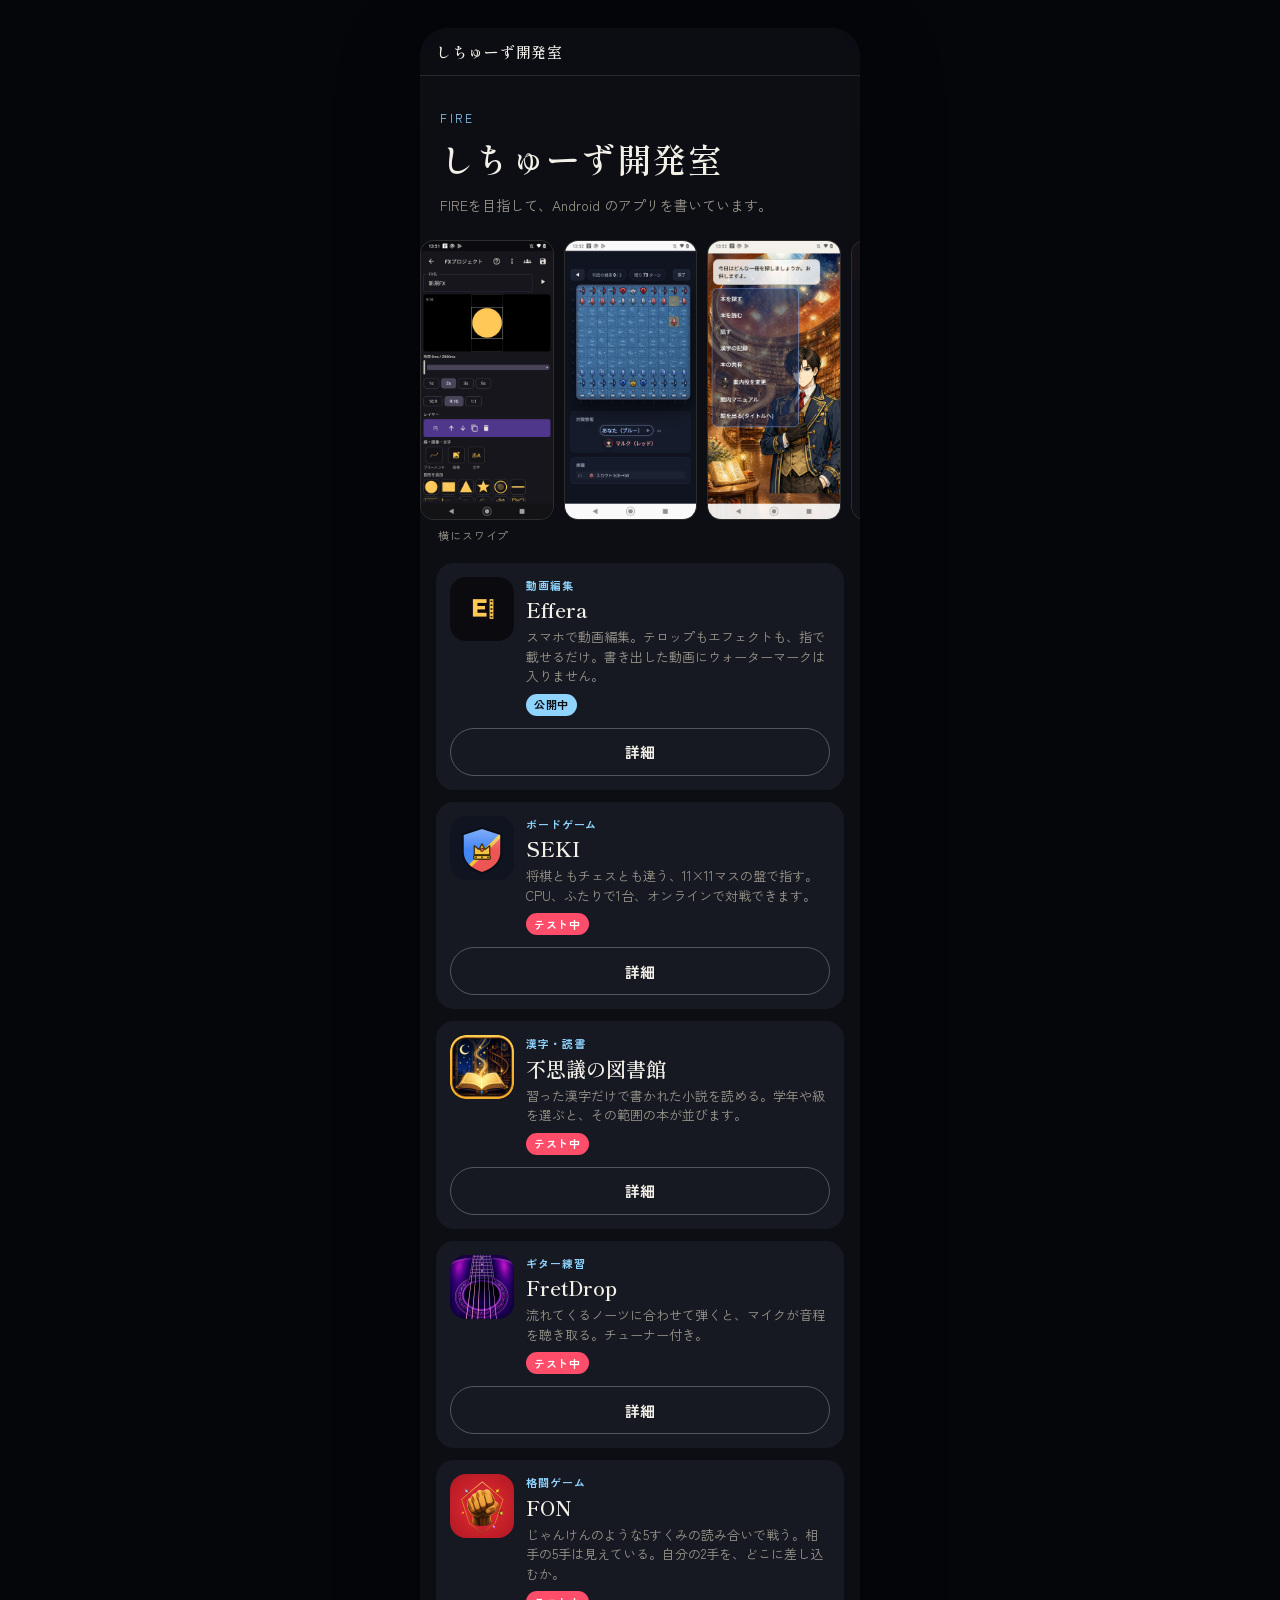
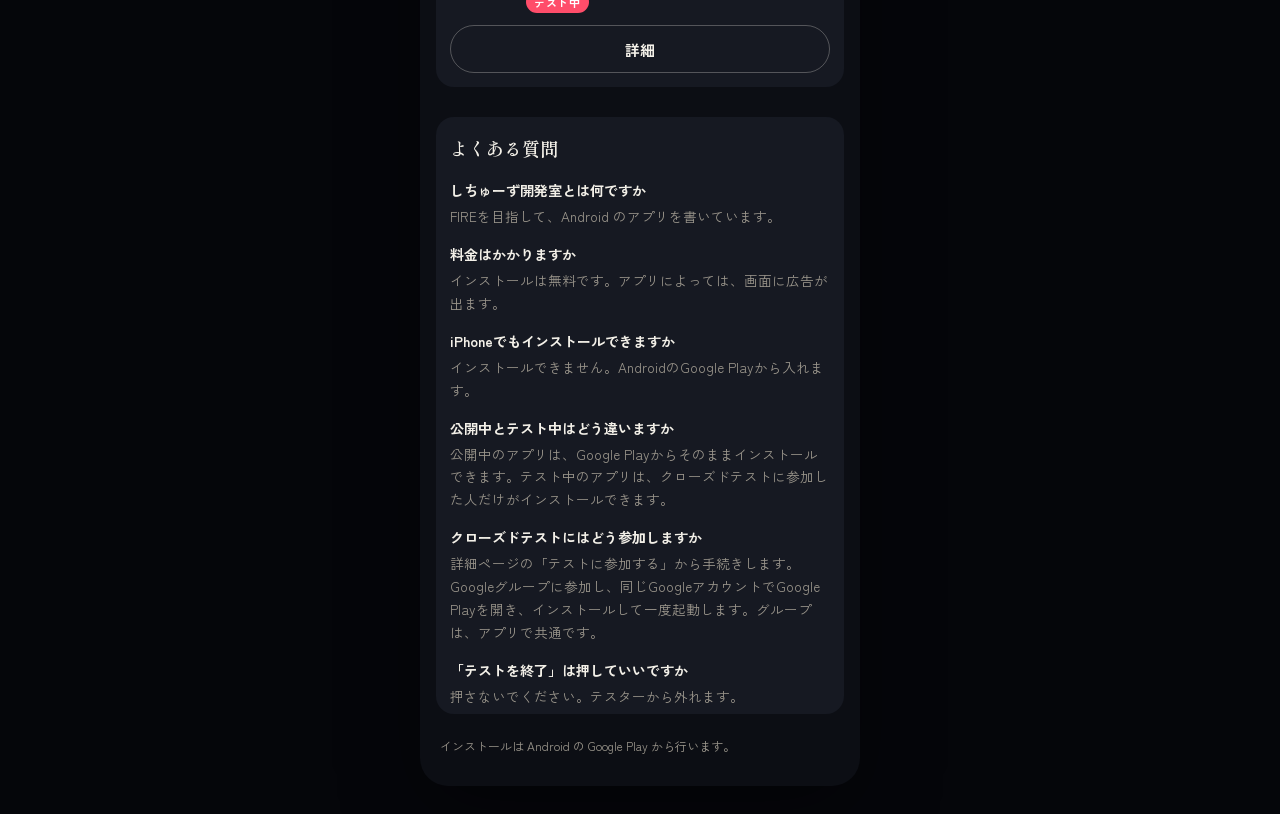
<file: index.html>
<!DOCTYPE html>
<html lang="ja">
<head>
  <!-- Google tag (gtag.js) -->
  <script async src="https://www.googletagmanager.com/gtag/js?id=G-Q0G8CTQDV0"></script>
  <script>
    window.dataLayer = window.dataLayer || [];
    function gtag(){dataLayer.push(arguments);}
    gtag('js', new Date());

    gtag('config', 'G-Q0G8CTQDV0');
  </script>
  <meta charset="utf-8">
  <meta name="viewport" content="width=device-width, initial-scale=1, viewport-fit=cover">
  <meta name="theme-color" content="#0c0e14">
  <meta name="description" content="無料のAndroidアプリとゲーム。ウォーターマークなしで書き出せる動画編集のEffera、ギター練習とチューナーのFretDrop、漢字の学年や級に合わせた小説の不思議の図書館、11×11のボードゲームSEKI、じゃんけんの読み合い格闘ゲームFON。">
  <meta name="robots" content="index,follow,max-image-preview:large">
  <meta name="author" content="しちゅーず開発室">
  <link rel="canonical" href="https://stew0428-sketch.github.io/shichuzu/">
  <meta property="og:type" content="website">
  <meta property="og:locale" content="ja_JP">
  <meta property="og:site_name" content="しちゅーず開発室">
  <meta property="og:title" content="しちゅーず開発室 | 無料のAndroidアプリ・ゲーム">
  <meta property="og:description" content="スマホで動画編集、ギター練習、漢字の級に合わせた小説、11×11のボードゲーム、じゃんけんの読み合い格闘ゲーム。">
  <meta property="og:image" content="https://stew0428-sketch.github.io/shichuzu/assets/shots/fon-title.jpg">
  <meta property="og:url" content="https://stew0428-sketch.github.io/shichuzu/">
  <meta name="twitter:card" content="summary_large_image">
  <meta name="twitter:title" content="しちゅーず開発室 | 無料のAndroidアプリ・ゲーム">
  <meta name="twitter:description" content="スマホで動画編集、ギター練習、漢字の級に合わせた小説、11×11のボードゲーム、じゃんけんの読み合い格闘ゲーム。">
  <meta name="twitter:image" content="https://stew0428-sketch.github.io/shichuzu/assets/shots/fon-title.jpg">
  <title>しちゅーず開発室 | 無料のAndroidアプリ・ゲーム</title>
  <link rel="icon" href="data:image/svg+xml,%3Csvg xmlns='http://www.w3.org/2000/svg' viewBox='0 0 32 32'%3E%3Crect width='32' height='32' rx='8' fill='%2316130f'/%3E%3Ccircle cx='16' cy='16' r='6' fill='none' stroke='%23c5362b' stroke-width='2'/%3E%3C/svg%3E">
  <link rel="preconnect" href="https://fonts.googleapis.com">
  <link rel="preconnect" href="https://fonts.gstatic.com" crossorigin>
  <link href="https://fonts.googleapis.com/css2?family=Shippori+Mincho:wght@500;600;700&family=Zen+Kaku+Gothic+New:wght@400;500;700&display=swap" rel="stylesheet">
  <link rel="stylesheet" href="styles.css">
  <script type="application/ld+json">
  {
    "@context": "https://schema.org",
    "@graph": [
      {
        "@type": "Organization",
        "@id": "https://stew0428-sketch.github.io/shichuzu/#studio",
        "name": "しちゅーず開発室",
        "url": "https://stew0428-sketch.github.io/shichuzu/",
        "description": "FIREを目指して、Android のアプリを書いています。",
        "sameAs": [
          "https://groups.google.com/g/effera-testers"
        ]
      },
      {
        "@type": "WebSite",
        "@id": "https://stew0428-sketch.github.io/shichuzu/#website",
        "name": "しちゅーず開発室",
        "url": "https://stew0428-sketch.github.io/shichuzu/",
        "inLanguage": "ja",
        "description": "FIREを目指して、Android のアプリを書いています。",
        "publisher": { "@id": "https://stew0428-sketch.github.io/shichuzu/#studio" }
      },
      {
        "@type": "ItemList",
        "name": "しちゅーず開発室のアプリ",
        "itemListElement": [
          {
            "@type": "ListItem",
            "position": 1,
            "name": "Effera",
            "description": "スマホで動画編集。テロップもエフェクトも、指で載せるだけ。書き出した動画にウォーターマークは入りません。",
            "url": "https://stew0428-sketch.github.io/shichuzu/effera.html"
          },
          {
            "@type": "ListItem",
            "position": 2,
            "name": "SEKI",
            "description": "将棋ともチェスとも違う、11×11マスのボードゲーム。CPU、ふたりで1台、オンラインで対戦できます。",
            "url": "https://stew0428-sketch.github.io/shichuzu/seki.html"
          },
          {
            "@type": "ListItem",
            "position": 3,
            "name": "不思議の図書館",
            "description": "習った漢字だけで書かれた小説を読める。学年や級を選ぶと、その範囲の本が並びます。",
            "url": "https://stew0428-sketch.github.io/shichuzu/library.html"
          },
          {
            "@type": "ListItem",
            "position": 4,
            "name": "FretDrop",
            "description": "流れてくるノーツに合わせてギターを弾くと、マイクが音程を聴き取ります。チューナー付き。",
            "url": "https://stew0428-sketch.github.io/shichuzu/music.html"
          },
          {
            "@type": "ListItem",
            "position": 5,
            "name": "FON",
            "description": "じゃんけんのような5すくみの読み合いで戦う格闘ゲーム。相手の5手は見えている。自分の2手を、どこに差し込むか。",
            "url": "https://stew0428-sketch.github.io/shichuzu/fon.html"
          }
        ]
      },
      {
        "@type": "FAQPage",
        "mainEntity": [
          {
            "@type": "Question",
            "name": "しちゅーず開発室とは何ですか",
            "acceptedAnswer": {
              "@type": "Answer",
              "text": "FIREを目指して、Android のアプリを書いています。"
            }
          },
          {
            "@type": "Question",
            "name": "料金はかかりますか",
            "acceptedAnswer": {
              "@type": "Answer",
              "text": "インストールは無料です。アプリによっては、画面に広告が出ます。"
            }
          },
          {
            "@type": "Question",
            "name": "iPhoneでもインストールできますか",
            "acceptedAnswer": {
              "@type": "Answer",
              "text": "インストールできません。AndroidのGoogle Playから入れます。"
            }
          },
          {
            "@type": "Question",
            "name": "公開中とテスト中はどう違いますか",
            "acceptedAnswer": {
              "@type": "Answer",
              "text": "公開中のアプリは、Google Playからそのままインストールできます。テスト中のアプリは、クローズドテストに参加した人だけがインストールできます。"
            }
          },
          {
            "@type": "Question",
            "name": "クローズドテストにはどう参加しますか",
            "acceptedAnswer": {
              "@type": "Answer",
              "text": "詳細ページの「テストに参加する」から手続きします。Googleグループに参加し、同じGoogleアカウントでGoogle Playを開き、インストールして一度起動します。グループは、アプリで共通です。"
            }
          },
          {
            "@type": "Question",
            "name": "「テストを終了」は押していいですか",
            "acceptedAnswer": {
              "@type": "Answer",
              "text": "押さないでください。テスターから外れます。"
            }
          }
        ]
      }
    ]
  }
  </script>
</head>
<body>
  <div class="sheet">
    <header class="topbar">
      <a class="brand" href="index.html">しちゅーず開発室</a>
    </header>
    <main>
      <header class="hero">
        <p class="kicker">FIRE</p>
        <h1>しちゅーず開発室</h1>
        <p class="lede">FIREを目指して、Android のアプリを書いています。</p>
      </header>
      <div class="shots shots--top">
        <a href="effera.html"><img src="assets/shots/effera-fx.jpg" width="720" height="1520" alt="Effera のFX編集画面。円のレイヤーと図形の一覧"></a>
        <a href="seki.html"><img src="assets/shots/seki.jpg" width="720" height="1520" alt="SEKIの11×11の盤。赤と青の駒が向き合う対局中の画面"></a>
        <a href="library.html"><img src="assets/shots/library.jpg" width="720" height="1520" alt="不思議の図書館。円形の書架の前に立つ司書と、本を探すメニュー" loading="lazy"></a>
        <a href="music.html"><img src="assets/shots/music-play.jpg" width="1280" height="720" alt="FretDropでエリーゼのためにを練習する画面。指板と流れてくるノーツ" loading="lazy"></a>
        <a href="fon.html"><img src="assets/shots/fon-prep.jpg" width="1280" height="720" alt="FONの対戦画面。ボクサーのダルトンと戦士のアタワルが向き合い、中央に5すくみの相性図" loading="lazy"></a>
      </div>
      <p class="swipe">横にスワイプ</p>
      <ul class="list">
        <li class="app">
          <img src="assets/effera-icon.png" width="64" height="64" alt="">
          <p class="genre">動画編集</p>
          <h2>Effera</h2>
          <p>スマホで動画編集。テロップもエフェクトも、指で載せるだけ。書き出した動画にウォーターマークは入りません。</p>
          <span class="badge badge-live">公開中</span>
          <a class="btn btn-ghost" href="effera.html">詳細</a>
        </li>
        <li class="app">
          <img src="assets/seki-icon.png" width="64" height="64" alt="">
          <p class="genre">ボードゲーム</p>
          <h2>SEKI</h2>
          <p>将棋ともチェスとも違う、11×11マスの盤で指す。CPU、ふたりで1台、オンラインで対戦できます。</p>
          <span class="badge badge-test">テスト中</span>
          <a class="btn btn-ghost" href="seki.html">詳細</a>
        </li>
        <li class="app">
          <img src="assets/library-icon.png" width="64" height="64" alt="">
          <p class="genre">漢字・読書</p>
          <h2>不思議の図書館</h2>
          <p>習った漢字だけで書かれた小説を読める。学年や級を選ぶと、その範囲の本が並びます。</p>
          <span class="badge badge-test">テスト中</span>
          <a class="btn btn-ghost" href="library.html">詳細</a>
        </li>
        <li class="app">
          <img src="assets/music-icon.png" width="64" height="64" alt="">
          <p class="genre">ギター練習</p>
          <h2>FretDrop</h2>
          <p>流れてくるノーツに合わせて弾くと、マイクが音程を聴き取る。チューナー付き。</p>
          <span class="badge badge-test">テスト中</span>
          <a class="btn btn-ghost" href="music.html">詳細</a>
        </li>
        <li class="app">
          <img src="assets/fon-icon.png" width="64" height="64" alt="">
          <p class="genre">格闘ゲーム</p>
          <h2>FON</h2>
          <p>じゃんけんのような5すくみの読み合いで戦う。相手の5手は見えている。自分の2手を、どこに差し込むか。</p>
          <span class="badge badge-test">テスト中</span>
          <a class="btn btn-ghost" href="fon.html">詳細</a>
        </li>
      </ul>
      <section class="faq">
        <h2>よくある質問</h2>
        <h3>しちゅーず開発室とは何ですか</h3>
        <p>FIREを目指して、Android のアプリを書いています。</p>
        <h3>料金はかかりますか</h3>
        <p>インストールは無料です。アプリによっては、画面に広告が出ます。</p>
        <h3>iPhoneでもインストールできますか</h3>
        <p>インストールできません。AndroidのGoogle Playから入れます。</p>
        <h3>公開中とテスト中はどう違いますか</h3>
        <p>公開中のアプリは、Google Playからそのままインストールできます。テスト中のアプリは、クローズドテストに参加した人だけがインストールできます。</p>
        <h3>クローズドテストにはどう参加しますか</h3>
        <p>詳細ページの「テストに参加する」から手続きします。Googleグループに参加し、同じGoogleアカウントでGoogle Playを開き、インストールして一度起動します。グループは、アプリで共通です。</p>
        <h3>「テストを終了」は押していいですか</h3>
        <p>押さないでください。テスターから外れます。</p>
      </section>
      <footer class="site-footer">
        <p>インストールは Android の Google Play から行います。</p>
      </footer>
    </main>
  </div>
</body>
</html>
</file>
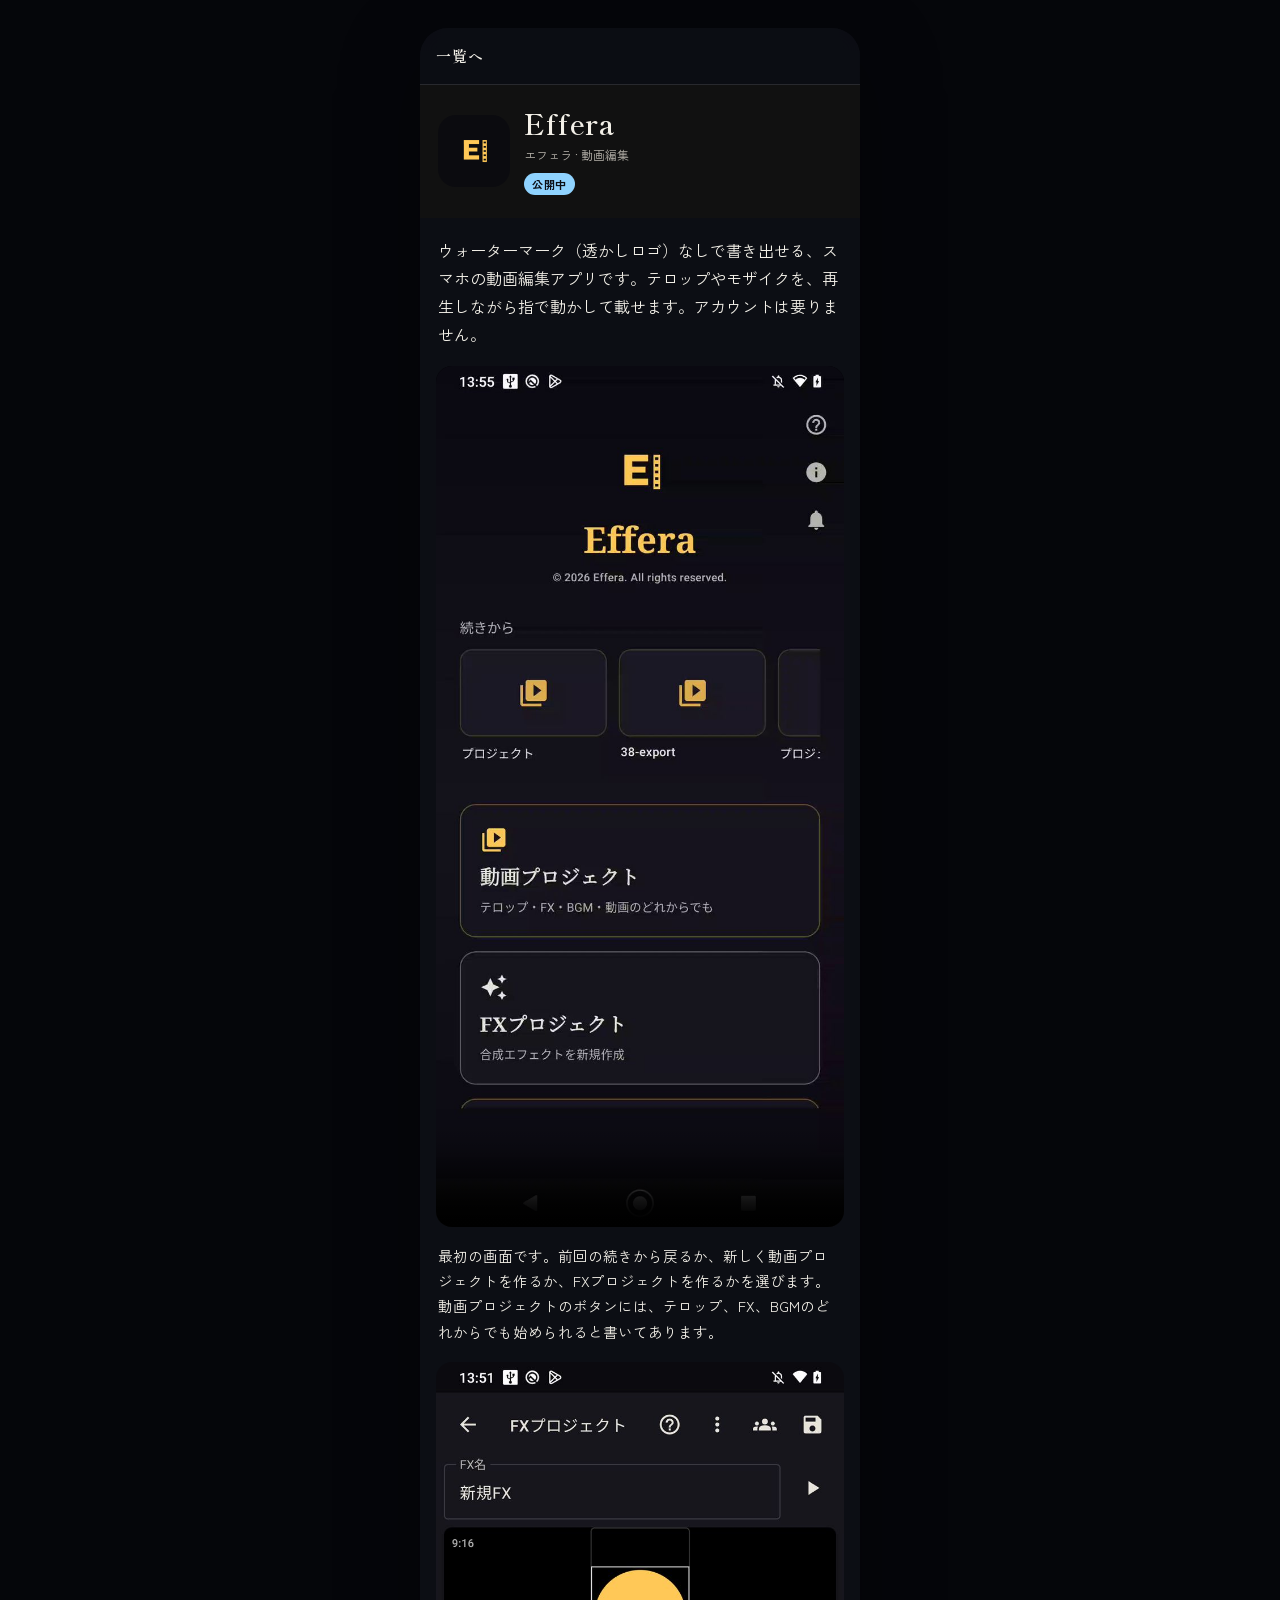
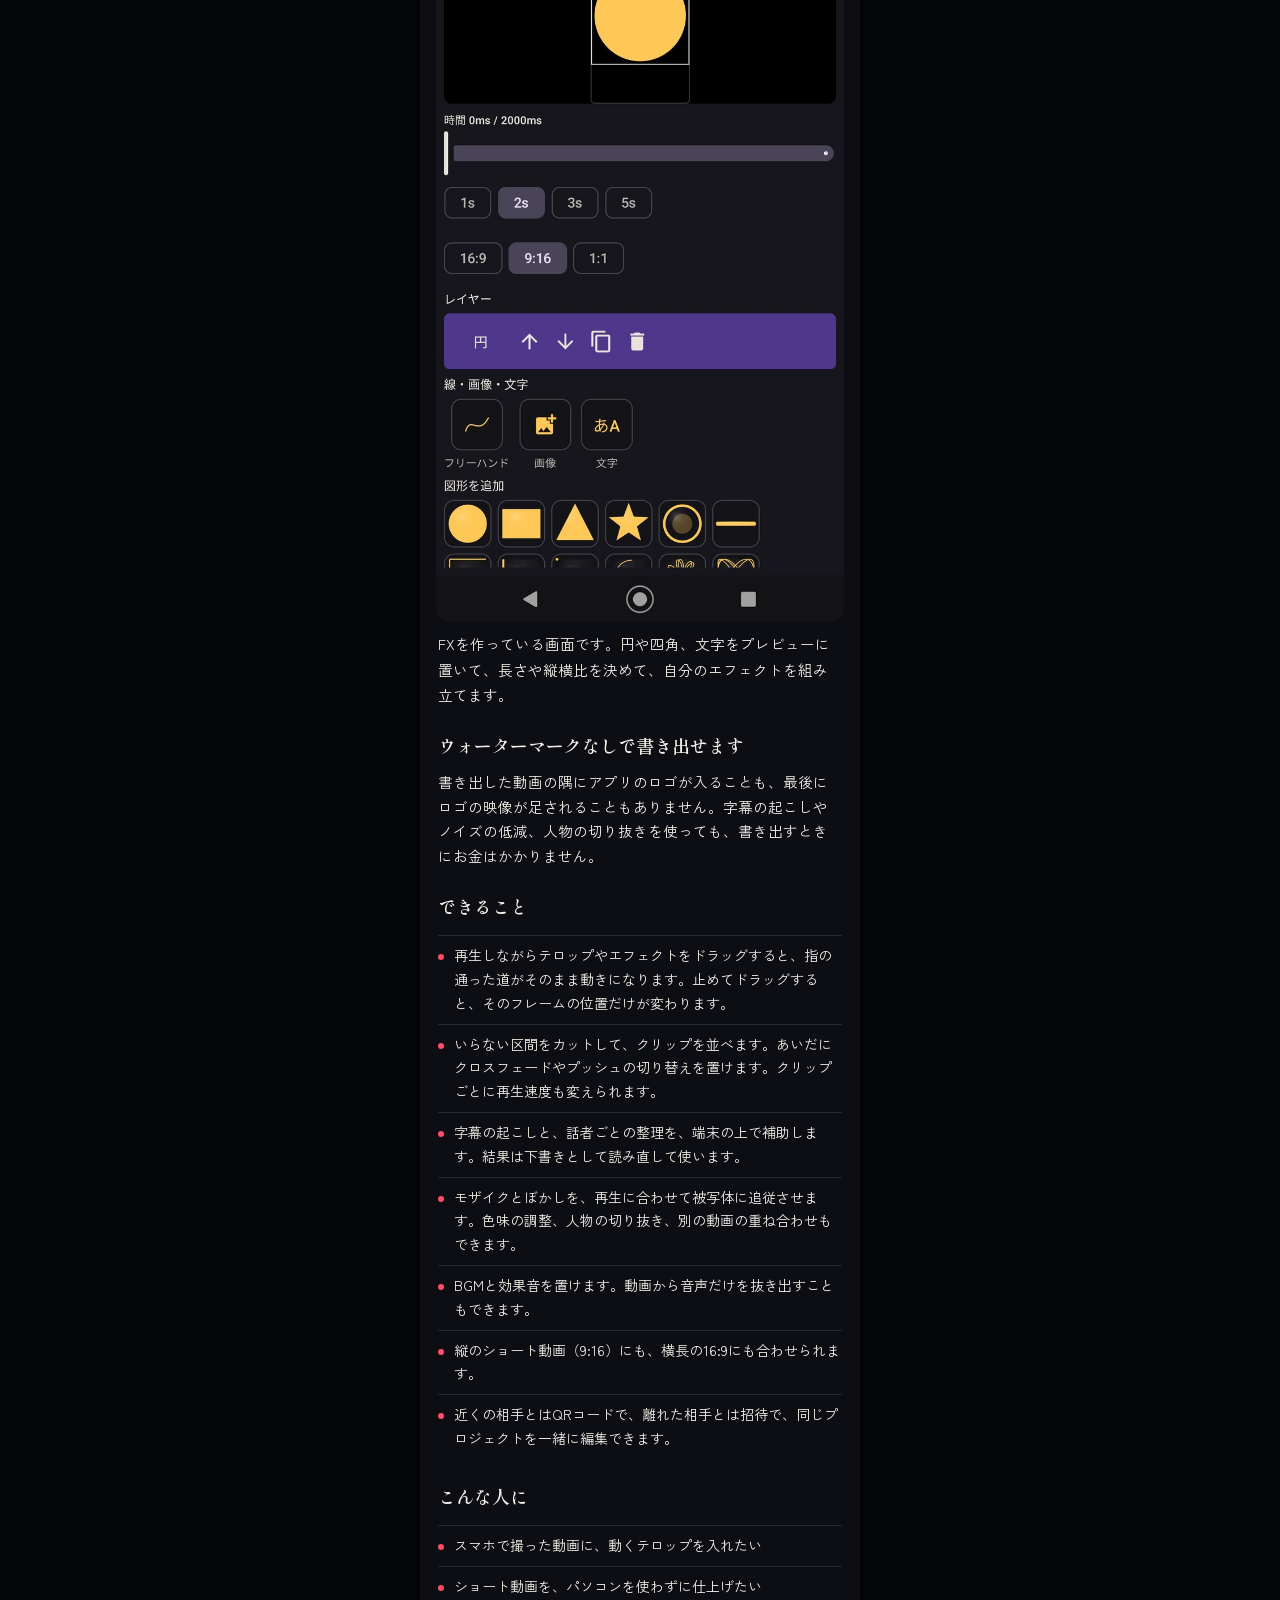
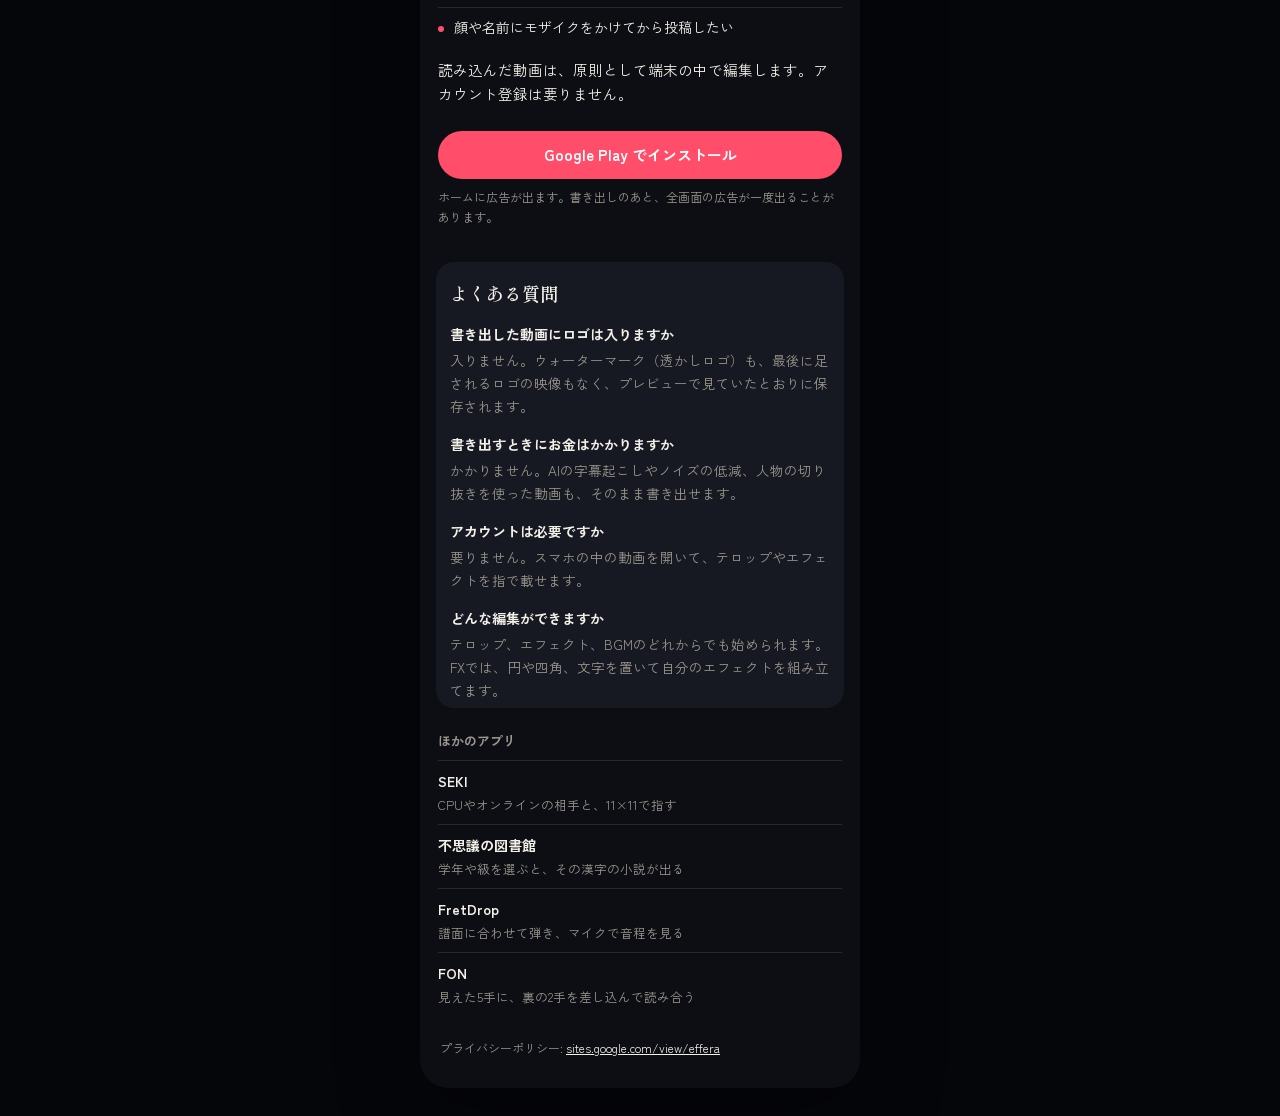
<file: effera.html>
<!DOCTYPE html>
<html lang="ja">
<head>
  <!-- Google tag (gtag.js) -->
  <script async src="https://www.googletagmanager.com/gtag/js?id=G-Q0G8CTQDV0"></script>
  <script>
    window.dataLayer = window.dataLayer || [];
    function gtag(){dataLayer.push(arguments);}
    gtag('js', new Date());

    gtag('config', 'G-Q0G8CTQDV0');
  </script>
  <meta charset="utf-8">
  <meta name="viewport" content="width=device-width, initial-scale=1, viewport-fit=cover">
  <meta name="theme-color" content="#0c0e14">
  <meta name="description" content="ウォーターマーク（透かしロゴ）なしで書き出せる、スマホの動画編集アプリです。テロップやモザイクを、再生しながら指で動かして載せます。アカウントは要りません。Google Playで公開中です。">
  <meta name="robots" content="index,follow,max-image-preview:large">
  <link rel="canonical" href="https://stew0428-sketch.github.io/shichuzu/effera.html">
  <meta property="og:type" content="website">
  <meta property="og:locale" content="ja_JP">
  <meta property="og:site_name" content="しちゅーず開発室">
  <meta property="og:title" content="Effera — ウォーターマークなしの動画編集アプリ">
  <meta property="og:description" content="ウォーターマーク（透かしロゴ）なしで書き出せる、スマホの動画編集アプリです。テロップやモザイクを、再生しながら指で動かして載せます。アカウントは要りません。">
  <meta property="og:url" content="https://stew0428-sketch.github.io/shichuzu/effera.html">
  <meta property="og:image" content="https://stew0428-sketch.github.io/shichuzu/assets/shots/effera-home.jpg">
  <meta name="twitter:card" content="summary_large_image">
  <meta name="twitter:title" content="Effera — ウォーターマークなしの動画編集アプリ">
  <meta name="twitter:description" content="ウォーターマーク（透かしロゴ）なしで書き出せる、スマホの動画編集アプリです。テロップやモザイクを、再生しながら指で動かして載せます。アカウントは要りません。">
  <meta name="twitter:image" content="https://stew0428-sketch.github.io/shichuzu/assets/shots/effera-home.jpg">
  <title>Effera — ウォーターマークなしの動画編集アプリ</title>
  <link rel="icon" href="data:image/svg+xml,%3Csvg xmlns='http://www.w3.org/2000/svg' viewBox='0 0 32 32'%3E%3Crect width='32' height='32' rx='8' fill='%2316130f'/%3E%3Ccircle cx='16' cy='16' r='6' fill='none' stroke='%23c5362b' stroke-width='2'/%3E%3C/svg%3E">
  <link rel="preconnect" href="https://fonts.googleapis.com">
  <link rel="preconnect" href="https://fonts.gstatic.com" crossorigin>
  <link href="https://fonts.googleapis.com/css2?family=Shippori+Mincho:wght@500;600;700&family=Zen+Kaku+Gothic+New:wght@400;500;700&display=swap" rel="stylesheet">
  <link rel="stylesheet" href="styles.css">
  <script type="application/ld+json">
  {
    "@context": "https://schema.org",
    "@type": "SoftwareApplication",
    "name": "Effera",
    "alternateName": "エフェラ",
    "applicationCategory": "MultimediaApplication",
    "operatingSystem": "Android",
    "description": "ウォーターマーク（透かしロゴ）なしで書き出せる、スマホの動画編集アプリです。テロップやモザイクを、再生しながら指で動かして載せます。アカウントは要りません。",
    "image": "https://stew0428-sketch.github.io/shichuzu/assets/shots/effera-home.jpg",
    "url": "https://stew0428-sketch.github.io/shichuzu/effera.html",
    "downloadUrl": "https://play.google.com/store/apps/details?id=app.effera",
    "offers": { "@type": "Offer", "price": "0", "priceCurrency": "JPY" },
    "inLanguage": "ja",
    "author": {
      "@type": "Organization",
      "name": "しちゅーず開発室",
      "url": "https://stew0428-sketch.github.io/shichuzu/"
    }
  }
  </script>
  <script type="application/ld+json">
  {
    "@context": "https://schema.org",
    "@type": "FAQPage",
    "mainEntity": [
      {
        "@type": "Question",
        "name": "書き出した動画にロゴは入りますか",
        "acceptedAnswer": {
          "@type": "Answer",
          "text": "入りません。ウォーターマーク（透かしロゴ）も、最後に足されるロゴの映像もなく、プレビューで見ていたとおりに保存されます。"
        }
      },
      {
        "@type": "Question",
        "name": "書き出すときにお金はかかりますか",
        "acceptedAnswer": {
          "@type": "Answer",
          "text": "かかりません。AIの字幕起こしやノイズの低減、人物の切り抜きを使った動画も、そのまま書き出せます。"
        }
      },
      {
        "@type": "Question",
        "name": "アカウントは必要ですか",
        "acceptedAnswer": {
          "@type": "Answer",
          "text": "要りません。スマホの中の動画を開いて、テロップやエフェクトを指で載せます。"
        }
      },
      {
        "@type": "Question",
        "name": "どんな編集ができますか",
        "acceptedAnswer": {
          "@type": "Answer",
          "text": "テロップ、エフェクト、BGMのどれからでも始められます。FXでは、円や四角、文字を置いて自分のエフェクトを組み立てます。"
        }
      }
    ]
  }
  </script>
</head>
<body>
  <div class="sheet">
    <header class="topbar">
      <a class="back" href="index.html">一覧へ</a>
    </header>
    <main>
    <div class="mast mast--effera">
      <img src="assets/effera-icon.png" width="72" height="72" alt="">
      <div>
        <h1>Effera</h1>
        <p class="en">エフェラ · 動画編集</p>
        <span class="badge badge-live">公開中</span>
      </div>
    </div>
    <p class="lead">ウォーターマーク（透かしロゴ）なしで書き出せる、スマホの動画編集アプリです。テロップやモザイクを、再生しながら指で動かして載せます。アカウントは要りません。</p>
    <section class="scene">
      <video controls playsinline preload="metadata" poster="assets/shots/effera-home.jpg">
        <source src="assets/clips/effera.mp4" type="video/mp4">
      </video>
      <p>最初の画面です。前回の続きから戻るか、新しく動画プロジェクトを作るか、FXプロジェクトを作るかを選びます。動画プロジェクトのボタンには、テロップ、FX、BGMのどれからでも始められると書いてあります。</p>
    </section>
    <section class="scene">
      <img src="assets/shots/effera-fx.jpg" alt="円のレイヤーを置いているFXの編集画面">
      <p>FXを作っている画面です。円や四角、文字をプレビューに置いて、長さや縦横比を決めて、自分のエフェクトを組み立てます。</p>
    </section>
    <section class="body">
      <h2>ウォーターマークなしで書き出せます</h2>
      <p>書き出した動画の隅にアプリのロゴが入ることも、最後にロゴの映像が足されることもありません。字幕の起こしやノイズの低減、人物の切り抜きを使っても、書き出すときにお金はかかりません。</p>
      <h2>できること</h2>
      <ul class="points">
        <li>再生しながらテロップやエフェクトをドラッグすると、指の通った道がそのまま動きになります。止めてドラッグすると、そのフレームの位置だけが変わります。</li>
        <li>いらない区間をカットして、クリップを並べます。あいだにクロスフェードやプッシュの切り替えを置けます。クリップごとに再生速度も変えられます。</li>
        <li>字幕の起こしと、話者ごとの整理を、端末の上で補助します。結果は下書きとして読み直して使います。</li>
        <li>モザイクとぼかしを、再生に合わせて被写体に追従させます。色味の調整、人物の切り抜き、別の動画の重ね合わせもできます。</li>
        <li>BGMと効果音を置けます。動画から音声だけを抜き出すこともできます。</li>
        <li>縦のショート動画（9:16）にも、横長の16:9にも合わせられます。</li>
        <li>近くの相手とはQRコードで、離れた相手とは招待で、同じプロジェクトを一緒に編集できます。</li>
      </ul>
      <h2>こんな人に</h2>
      <ul class="points">
        <li>スマホで撮った動画に、動くテロップを入れたい</li>
        <li>ショート動画を、パソコンを使わずに仕上げたい</li>
        <li>顔や名前にモザイクをかけてから投稿したい</li>
      </ul>
      <p>読み込んだ動画は、原則として端末の中で編集します。アカウント登録は要りません。</p>
    </section>
    <div class="actions">
      <a class="btn btn-seal" href="https://play.google.com/store/apps/details?id=app.effera">Google Play でインストール</a>
    </div>
    <p class="fine">ホームに広告が出ます。書き出しのあと、全画面の広告が一度出ることがあります。</p>
    <section class="faq">
      <h2>よくある質問</h2>
      <h3>書き出した動画にロゴは入りますか</h3>
      <p>入りません。ウォーターマーク（透かしロゴ）も、最後に足されるロゴの映像もなく、プレビューで見ていたとおりに保存されます。</p>
      <h3>書き出すときにお金はかかりますか</h3>
      <p>かかりません。AIの字幕起こしやノイズの低減、人物の切り抜きを使った動画も、そのまま書き出せます。</p>
      <h3>アカウントは必要ですか</h3>
      <p>要りません。スマホの中の動画を開いて、テロップやエフェクトを指で載せます。</p>
      <h3>どんな編集ができますか</h3>
      <p>テロップ、エフェクト、BGMのどれからでも始められます。FXでは、円や四角、文字を置いて自分のエフェクトを組み立てます。</p>
    </section>
    <nav class="also" aria-label="ほかのアプリ">
      <h2>ほかのアプリ</h2>
      <ul>
        <li><a href="seki.html">SEKI</a><span>CPUやオンラインの相手と、11×11で指す</span></li>
        <li><a href="library.html">不思議の図書館</a><span>学年や級を選ぶと、その漢字の小説が出る</span></li>
        <li><a href="music.html">FretDrop</a><span>譜面に合わせて弾き、マイクで音程を見る</span></li>
        <li><a href="fon.html">FON</a><span>見えた5手に、裏の2手を差し込んで読み合う</span></li>
      </ul>
    </nav>
    <footer class="site-footer">
      <p>プライバシーポリシー: <a href="https://sites.google.com/view/effera">sites.google.com/view/effera</a></p>
    </footer>
    </main>
  </div>
</body>
</html>
</file>
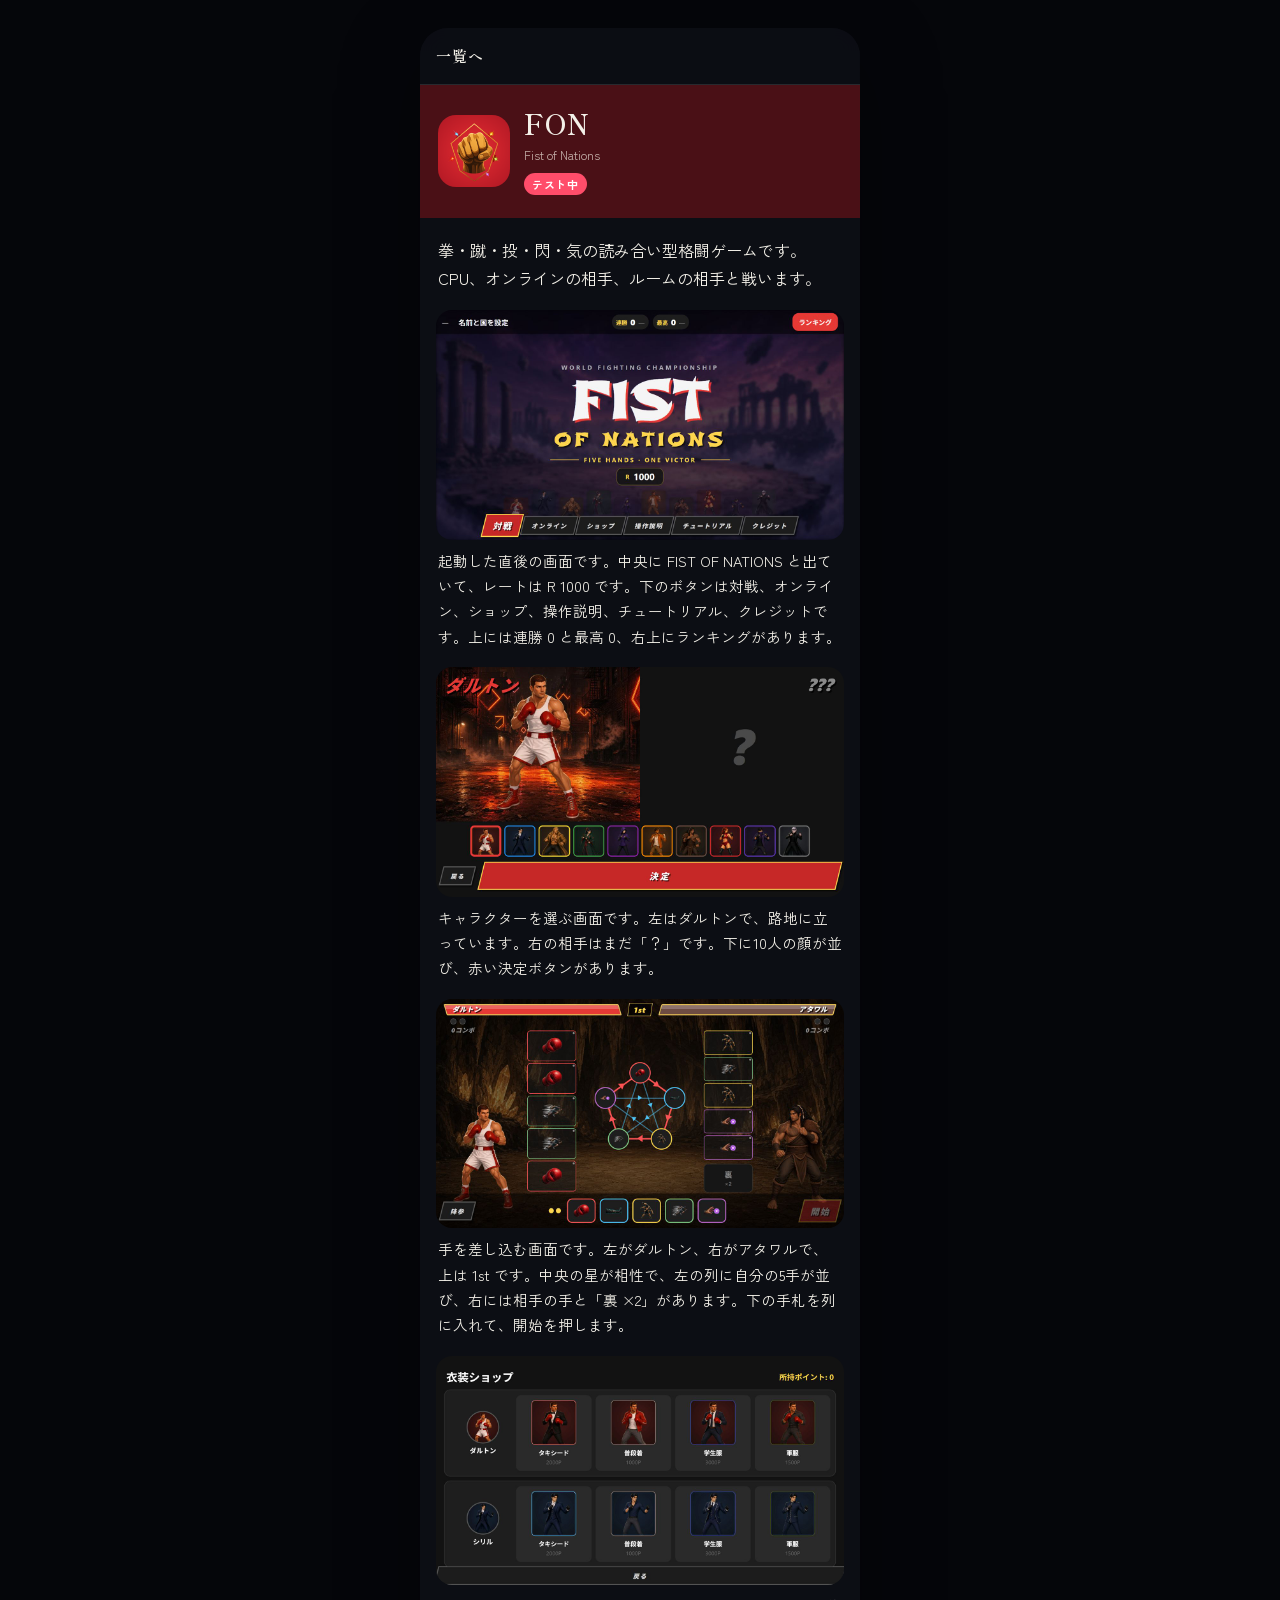
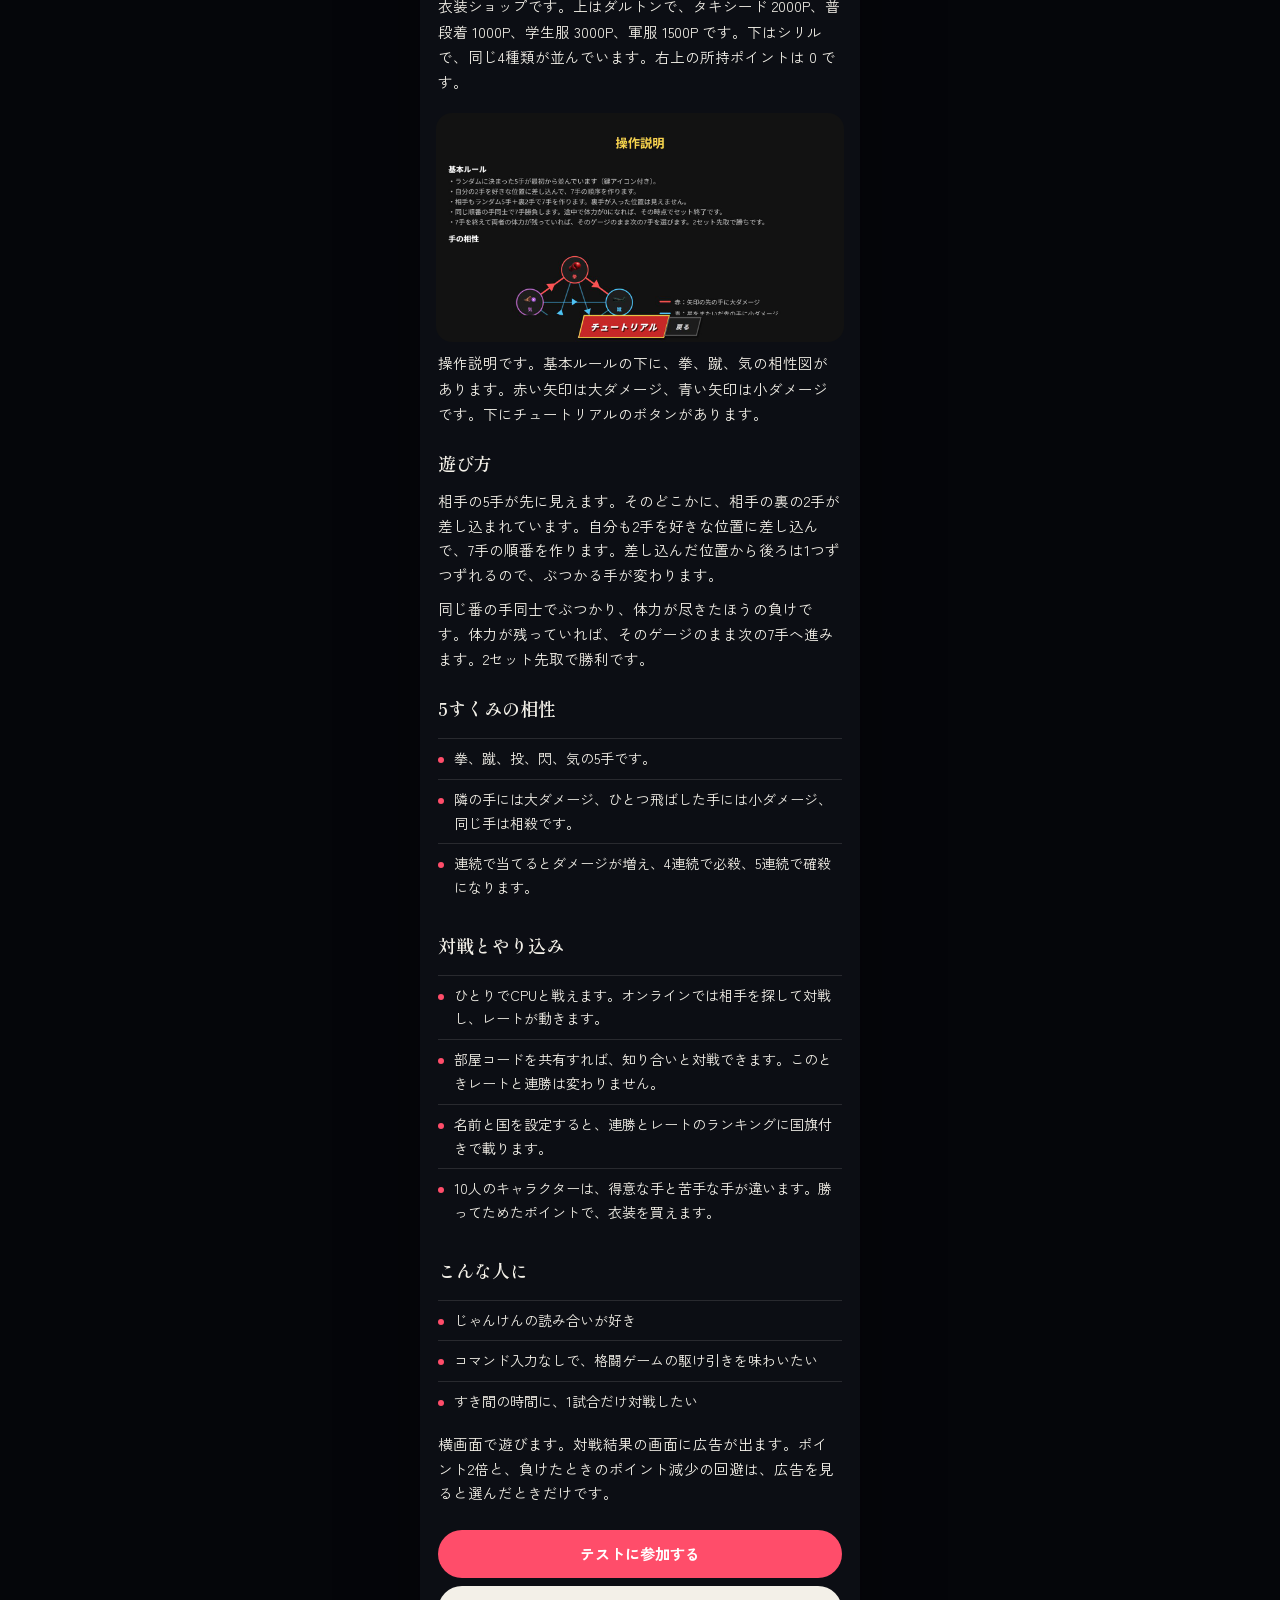
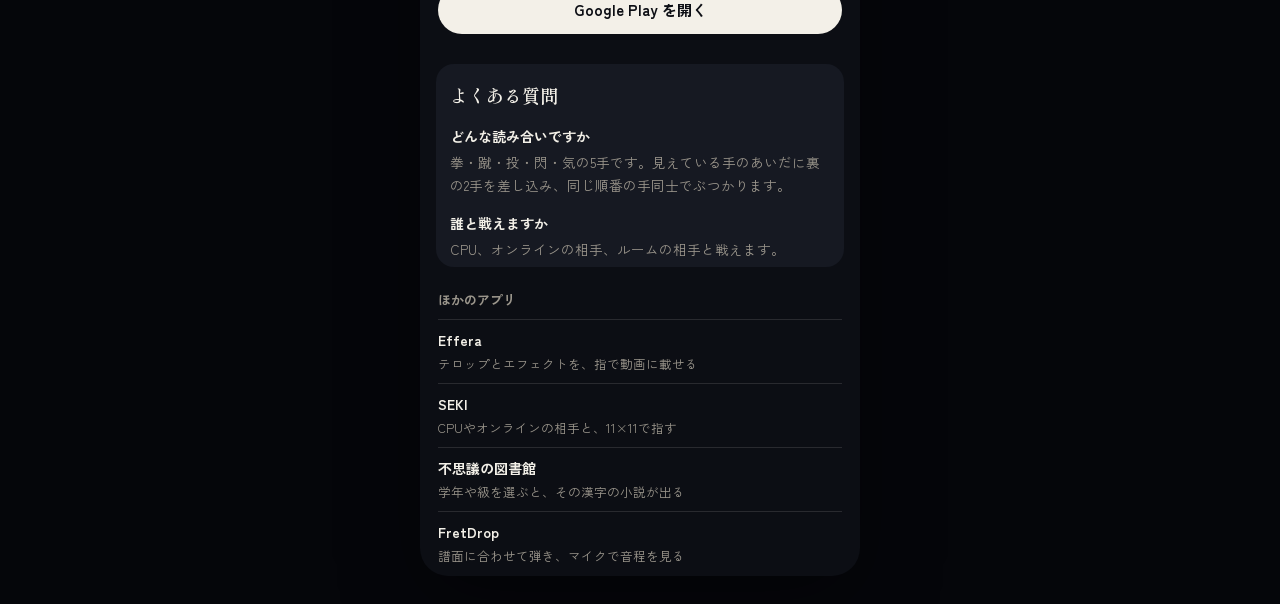
<file: fon.html>
<!DOCTYPE html>
<html lang="ja">
<head>
  <!-- Google tag (gtag.js) -->
  <script async src="https://www.googletagmanager.com/gtag/js?id=G-Q0G8CTQDV0"></script>
  <script>
    window.dataLayer = window.dataLayer || [];
    function gtag(){dataLayer.push(arguments);}
    gtag('js', new Date());

    gtag('config', 'G-Q0G8CTQDV0');
  </script>
  <meta charset="utf-8">
  <meta name="viewport" content="width=device-width, initial-scale=1, viewport-fit=cover">
  <meta name="theme-color" content="#0c0e14">
  <meta name="description" content="拳・蹴・投・閃・気の読み合い型格闘ゲームです。CPU、オンラインの相手、ルームの相手と戦います。Androidのクローズドテスト中です。">
  <meta name="robots" content="index,follow,max-image-preview:large">
  <link rel="canonical" href="https://stew0428-sketch.github.io/shichuzu/fon.html">
  <meta property="og:type" content="website">
  <meta property="og:locale" content="ja_JP">
  <meta property="og:site_name" content="しちゅーず開発室">
  <meta property="og:title" content="FON -Fist of Nations- — 読み合い型格闘ゲーム">
  <meta property="og:description" content="拳・蹴・投・閃・気の読み合い型格闘ゲームです。CPU、オンラインの相手、ルームの相手と戦います。">
  <meta property="og:url" content="https://stew0428-sketch.github.io/shichuzu/fon.html">
  <meta property="og:image" content="https://stew0428-sketch.github.io/shichuzu/assets/shots/fon-title.jpg">
  <meta name="twitter:card" content="summary_large_image">
  <meta name="twitter:title" content="FON -Fist of Nations- — 読み合い型格闘ゲーム">
  <meta name="twitter:description" content="拳・蹴・投・閃・気の読み合い型格闘ゲームです。CPU、オンラインの相手、ルームの相手と戦います。">
  <meta name="twitter:image" content="https://stew0428-sketch.github.io/shichuzu/assets/shots/fon-title.jpg">
  <title>FON -Fist of Nations- — 読み合い型格闘ゲーム</title>
  <link rel="icon" href="data:image/svg+xml,%3Csvg xmlns='http://www.w3.org/2000/svg' viewBox='0 0 32 32'%3E%3Crect width='32' height='32' rx='8' fill='%2316130f'/%3E%3Ccircle cx='16' cy='16' r='6' fill='none' stroke='%23c5362b' stroke-width='2'/%3E%3C/svg%3E">
  <link rel="preconnect" href="https://fonts.googleapis.com">
  <link rel="preconnect" href="https://fonts.gstatic.com" crossorigin>
  <link href="https://fonts.googleapis.com/css2?family=Shippori+Mincho:wght@500;600;700&family=Zen+Kaku+Gothic+New:wght@400;500;700&display=swap" rel="stylesheet">
  <link rel="stylesheet" href="styles.css">
  <script type="application/ld+json">
  {
    "@context": "https://schema.org",
    "@type": "SoftwareApplication",
    "name": "FON",
    "alternateName": "Fist of Nations",
    "applicationCategory": "GameApplication",
    "operatingSystem": "Android",
    "description": "拳・蹴・投・閃・気の読み合い型格闘ゲームです。CPU、オンラインの相手、ルームの相手と戦います。",
    "image": "https://stew0428-sketch.github.io/shichuzu/assets/shots/fon-title.jpg",
    "url": "https://stew0428-sketch.github.io/shichuzu/fon.html",
    "downloadUrl": "https://play.google.com/store/apps/details?id=com.jyanken.game",
    "offers": { "@type": "Offer", "price": "0", "priceCurrency": "JPY" },
    "inLanguage": "ja",
    "author": {
      "@type": "Organization",
      "name": "しちゅーず開発室",
      "url": "https://stew0428-sketch.github.io/shichuzu/"
    }
  }
  </script>
  <script type="application/ld+json">
  {
    "@context": "https://schema.org",
    "@type": "FAQPage",
    "mainEntity": [
      {
        "@type": "Question",
        "name": "どんな読み合いですか",
        "acceptedAnswer": {
          "@type": "Answer",
          "text": "拳・蹴・投・閃・気の5手です。見えている手のあいだに裏の2手を差し込み、同じ順番の手同士でぶつかります。"
        }
      },
      {
        "@type": "Question",
        "name": "誰と戦えますか",
        "acceptedAnswer": {
          "@type": "Answer",
          "text": "CPU、オンラインの相手、ルームの相手と戦えます。"
        }
      }
    ]
  }
  </script>
</head>
<body>
  <div class="sheet">
    <header class="topbar">
      <a class="back" href="index.html">一覧へ</a>
    </header>
    <main>
    <div class="mast mast--fon">
      <img src="assets/fon-icon.png" width="72" height="72" alt="">
      <div>
        <h1>FON</h1>
        <p class="en">Fist of Nations</p>
        <span class="badge badge-test">テスト中</span>
      </div>
    </div>
    <p class="lead">拳・蹴・投・閃・気の読み合い型格闘ゲームです。CPU、オンラインの相手、ルームの相手と戦います。</p>
    <section class="scene">
      <img src="assets/shots/fon-title.jpg" alt="FIST OF NATIONS のタイトル。対戦、オンライン、ショップ、操作説明、チュートリアル、クレジット">
      <p>起動した直後の画面です。中央に FIST OF NATIONS と出ていて、レートは R 1000 です。下のボタンは対戦、オンライン、ショップ、操作説明、チュートリアル、クレジットです。上には連勝 0 と最高 0、右上にランキングがあります。</p>
    </section>
    <section class="scene">
      <img src="assets/shots/fon-select.jpg" alt="ダルトンを選んでいるキャラクター選択。右の相手はクエスチョン">
      <p>キャラクターを選ぶ画面です。左はダルトンで、路地に立っています。右の相手はまだ「？」です。下に10人の顔が並び、赤い決定ボタンがあります。</p>
    </section>
    <section class="scene">
      <img src="assets/shots/fon-prep.jpg" alt="ダルトン対アタワルの手札。中央に相性の星、右に裏×2">
      <p>手を差し込む画面です。左がダルトン、右がアタワルで、上は 1st です。中央の星が相性で、左の列に自分の5手が並び、右には相手の手と「裏 ×2」があります。下の手札を列に入れて、開始を押します。</p>
    </section>
    <section class="scene">
      <img src="assets/shots/fon-shop.jpg" alt="衣装ショップ。ダルトンとシリルのタキシード、普段着、学生服、軍服">
      <p>衣装ショップです。上はダルトンで、タキシード 2000P、普段着 1000P、学生服 3000P、軍服 1500P です。下はシリルで、同じ4種類が並んでいます。右上の所持ポイントは 0 です。</p>
    </section>
    <section class="scene">
      <img src="assets/shots/fon-help.jpg" alt="操作説明。基本ルールと、拳・蹴・気の相性図">
      <p>操作説明です。基本ルールの下に、拳、蹴、気の相性図があります。赤い矢印は大ダメージ、青い矢印は小ダメージです。下にチュートリアルのボタンがあります。</p>
    </section>
    <section class="body">
      <h2>遊び方</h2>
      <p>相手の5手が先に見えます。そのどこかに、相手の裏の2手が差し込まれています。自分も2手を好きな位置に差し込んで、7手の順番を作ります。差し込んだ位置から後ろは1つずつずれるので、ぶつかる手が変わります。</p>
      <p>同じ番の手同士でぶつかり、体力が尽きたほうの負けです。体力が残っていれば、そのゲージのまま次の7手へ進みます。2セット先取で勝利です。</p>
      <h2>5すくみの相性</h2>
      <ul class="points">
        <li>拳、蹴、投、閃、気の5手です。</li>
        <li>隣の手には大ダメージ、ひとつ飛ばした手には小ダメージ、同じ手は相殺です。</li>
        <li>連続で当てるとダメージが増え、4連続で必殺、5連続で確殺になります。</li>
      </ul>
      <h2>対戦とやり込み</h2>
      <ul class="points">
        <li>ひとりでCPUと戦えます。オンラインでは相手を探して対戦し、レートが動きます。</li>
        <li>部屋コードを共有すれば、知り合いと対戦できます。このときレートと連勝は変わりません。</li>
        <li>名前と国を設定すると、連勝とレートのランキングに国旗付きで載ります。</li>
        <li>10人のキャラクターは、得意な手と苦手な手が違います。勝ってためたポイントで、衣装を買えます。</li>
      </ul>
      <h2>こんな人に</h2>
      <ul class="points">
        <li>じゃんけんの読み合いが好き</li>
        <li>コマンド入力なしで、格闘ゲームの駆け引きを味わいたい</li>
        <li>すき間の時間に、1試合だけ対戦したい</li>
      </ul>
      <p>横画面で遊びます。対戦結果の画面に広告が出ます。ポイント2倍と、負けたときのポイント減少の回避は、広告を見ると選んだときだけです。</p>
    </section>
    <div class="actions">
      <a class="btn btn-seal" href="join.html?app=fon">テストに参加する</a>
      <a class="btn btn-ink" href="https://play.google.com/store/apps/details?id=com.jyanken.game">Google Play を開く</a>
    </div>
    <section class="faq">
      <h2>よくある質問</h2>
      <h3>どんな読み合いですか</h3>
      <p>拳・蹴・投・閃・気の5手です。見えている手のあいだに裏の2手を差し込み、同じ順番の手同士でぶつかります。</p>
      <h3>誰と戦えますか</h3>
      <p>CPU、オンラインの相手、ルームの相手と戦えます。</p>
    </section>
    <nav class="also" aria-label="ほかのアプリ">
      <h2>ほかのアプリ</h2>
      <ul>
        <li><a href="effera.html">Effera</a><span>テロップとエフェクトを、指で動画に載せる</span></li>
        <li><a href="seki.html">SEKI</a><span>CPUやオンラインの相手と、11×11で指す</span></li>
        <li><a href="library.html">不思議の図書館</a><span>学年や級を選ぶと、その漢字の小説が出る</span></li>
        <li><a href="music.html">FretDrop</a><span>譜面に合わせて弾き、マイクで音程を見る</span></li>
      </ul>
    </nav>
    </main>
  </div>
</body>
</html>
</file>
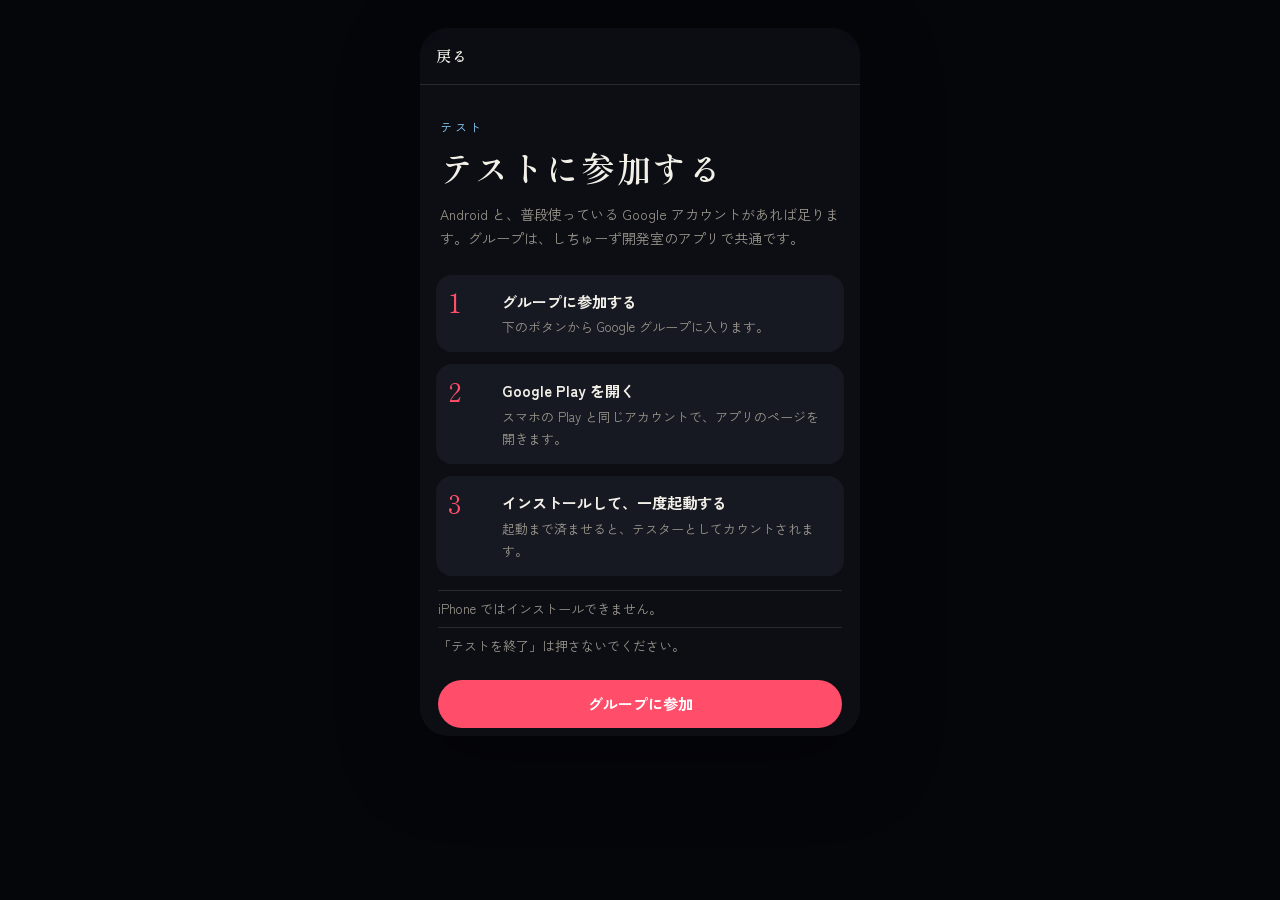
<file: join.html>
<!DOCTYPE html>
<html lang="ja">
<head>
  <!-- Google tag (gtag.js) -->
  <script async src="https://www.googletagmanager.com/gtag/js?id=G-Q0G8CTQDV0"></script>
  <script>
    window.dataLayer = window.dataLayer || [];
    function gtag(){dataLayer.push(arguments);}
    gtag('js', new Date());

    gtag('config', 'G-Q0G8CTQDV0');
  </script>
  <meta charset="utf-8">
  <meta name="viewport" content="width=device-width, initial-scale=1, viewport-fit=cover">
  <meta name="theme-color" content="#0c0e14">
  <meta name="description" content="Androidのクローズドテストへの参加方法です。Googleグループに入り、同じアカウントでGoogle Playからインストールして、一度起動します。">
  <meta name="robots" content="index,follow">
  <link rel="canonical" href="https://stew0428-sketch.github.io/shichuzu/join.html">
  <meta property="og:type" content="website">
  <meta property="og:locale" content="ja_JP">
  <meta property="og:site_name" content="しちゅーず開発室">
  <meta property="og:title" content="テストに参加する — しちゅーず開発室">
  <meta property="og:description" content="Googleグループに入り、同じアカウントでGoogle Playからインストールして、一度起動します。">
  <meta property="og:url" content="https://stew0428-sketch.github.io/shichuzu/join.html">
  <meta name="twitter:card" content="summary">
  <meta name="twitter:title" content="テストに参加する — しちゅーず開発室">
  <meta name="twitter:description" content="Googleグループに入り、同じアカウントでGoogle Playからインストールして、一度起動します。">
  <title>テストに参加する — しちゅーず開発室</title>
  <link rel="icon" href="data:image/svg+xml,%3Csvg xmlns='http://www.w3.org/2000/svg' viewBox='0 0 32 32'%3E%3Crect width='32' height='32' rx='8' fill='%2316130f'/%3E%3Ccircle cx='16' cy='16' r='6' fill='none' stroke='%23c5362b' stroke-width='2'/%3E%3C/svg%3E">
  <link rel="preconnect" href="https://fonts.googleapis.com">
  <link rel="preconnect" href="https://fonts.gstatic.com" crossorigin>
  <link href="https://fonts.googleapis.com/css2?family=Shippori+Mincho:wght@500;600;700&family=Zen+Kaku+Gothic+New:wght@400;500;700&display=swap" rel="stylesheet">
  <link rel="stylesheet" href="styles.css">
  <script type="application/ld+json">
  {
    "@context": "https://schema.org",
    "@type": "HowTo",
    "name": "しちゅーず開発室のクローズドテストに参加する",
    "description": "Android と、普段使っている Google アカウントがあれば足ります。グループは、しちゅーず開発室のアプリで共通です。",
    "inLanguage": "ja",
    "step": [
      {
        "@type": "HowToStep",
        "position": 1,
        "name": "グループに参加する",
        "text": "下のボタンから Google グループに入ります。",
        "url": "https://groups.google.com/g/effera-testers"
      },
      {
        "@type": "HowToStep",
        "position": 2,
        "name": "Google Play を開く",
        "text": "スマホの Play と同じアカウントで、アプリのページを開きます。"
      },
      {
        "@type": "HowToStep",
        "position": 3,
        "name": "インストールして、一度起動する",
        "text": "起動まで済ませると、テスターとしてカウントされます。"
      }
    ]
  }
  </script>
</head>
<body>
  <div class="sheet">
    <header class="topbar">
      <a class="back" id="back" href="index.html">戻る</a>
    </header>
    <main>
    <header class="hero">
      <p class="kicker" id="app-name">テスト</p>
      <h1>テストに参加する</h1>
      <p class="lede join-lead">Android と、普段使っている Google アカウントがあれば足ります。グループは、しちゅーず開発室のアプリで共通です。</p>
    </header>
    <ol class="steps">
      <li>
        <span>1</span>
        <div>
          <strong>グループに参加する</strong>
          <p>下のボタンから Google グループに入ります。</p>
        </div>
      </li>
      <li>
        <span>2</span>
        <div>
          <strong>Google Play を開く</strong>
          <p>スマホの Play と同じアカウントで、アプリのページを開きます。</p>
        </div>
      </li>
      <li>
        <span>3</span>
        <div>
          <strong>インストールして、一度起動する</strong>
          <p>起動まで済ませると、テスターとしてカウントされます。</p>
        </div>
      </li>
    </ol>
    <ul class="cautions">
      <li>iPhone ではインストールできません。</li>
      <li>「テストを終了」は押さないでください。</li>
    </ul>
    <div class="actions">
      <a class="btn btn-seal" id="group" href="https://groups.google.com/g/effera-testers">グループに参加</a>
      <a class="btn btn-ink" id="store" hidden>Google Play を開く</a>
    </div>
    </main>
  </div>
  <script src="config.js"></script>
  <script>
    var id = new URLSearchParams(location.search).get("app");
    var app = (window.SITE.apps || {})[id];
    if (app) {
      document.getElementById("app-name").textContent = app.name;
      document.getElementById("back").href = app.page;
      document.title = app.name + "のテスト参加 — しちゅーず開発室";
      var store = document.getElementById("store");
      store.href = app.store;
      store.hidden = false;
    }
  </script>
</body>
</html>
</file>
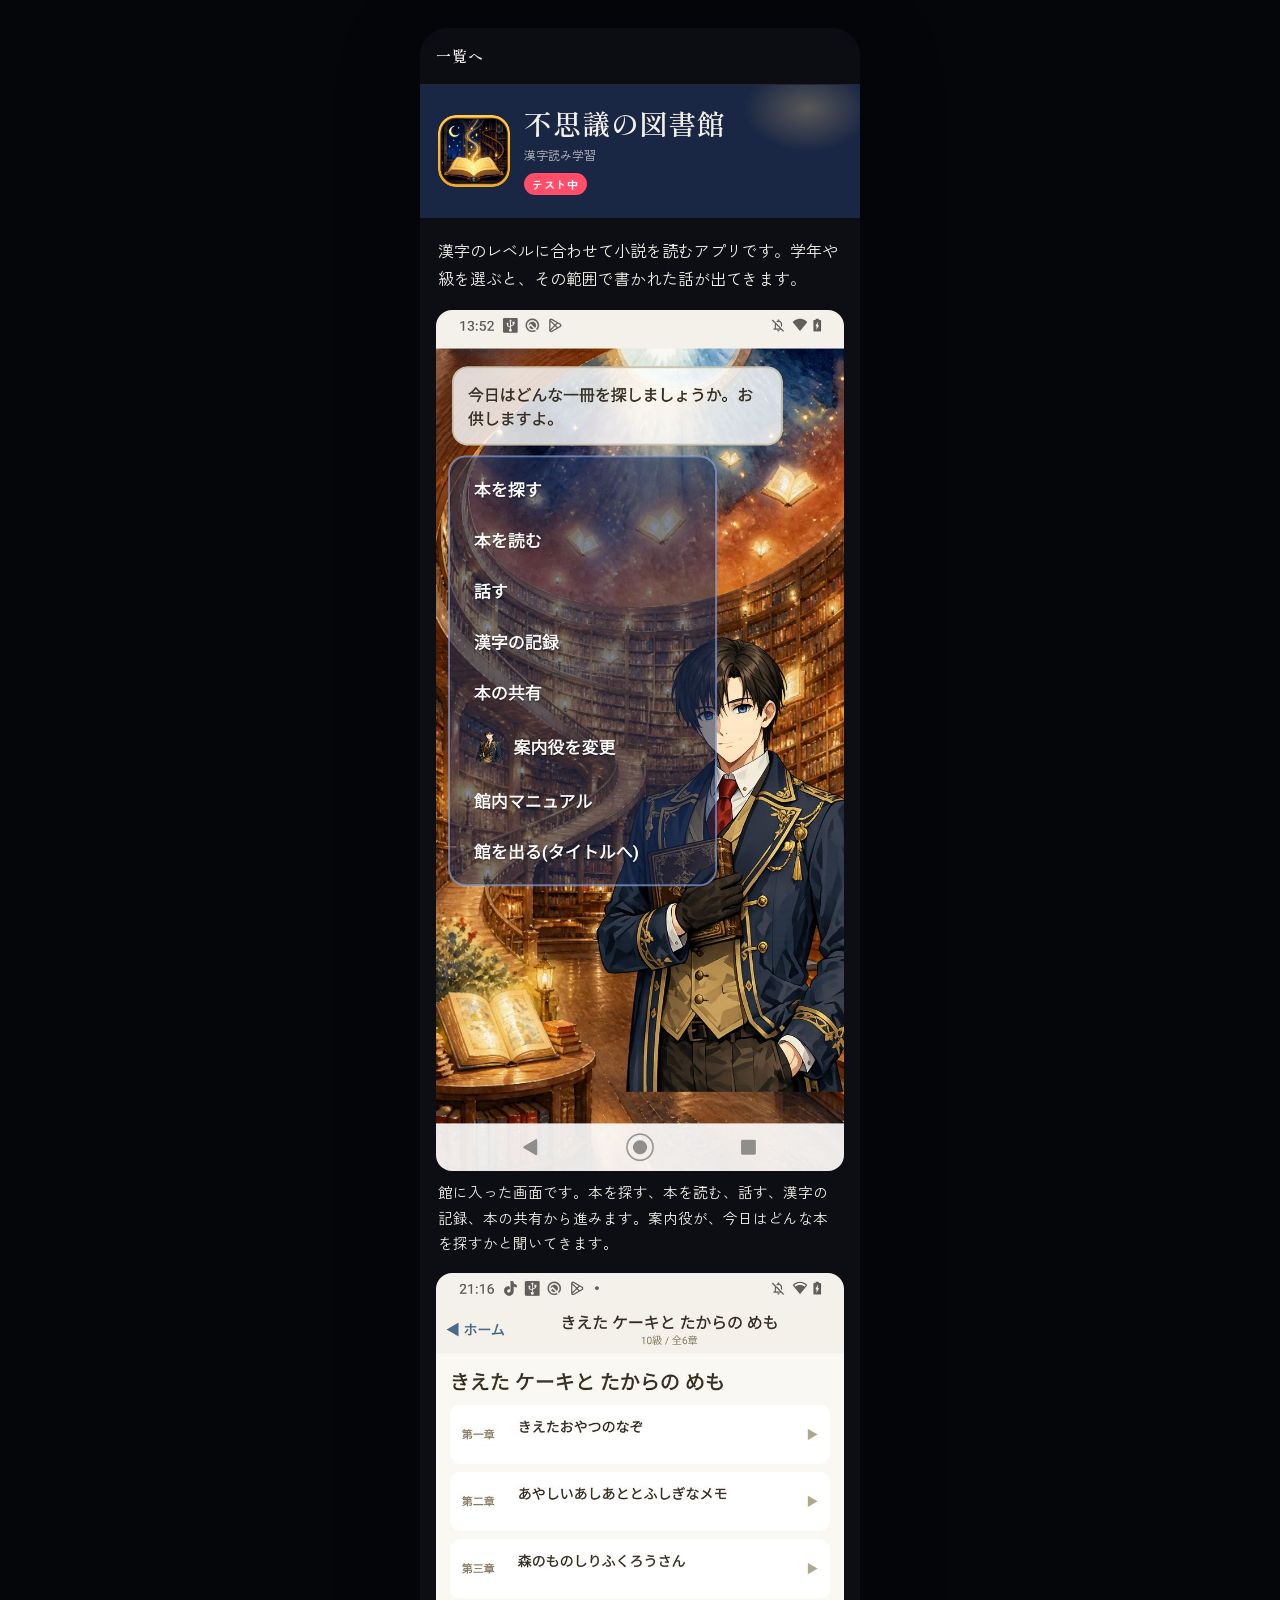
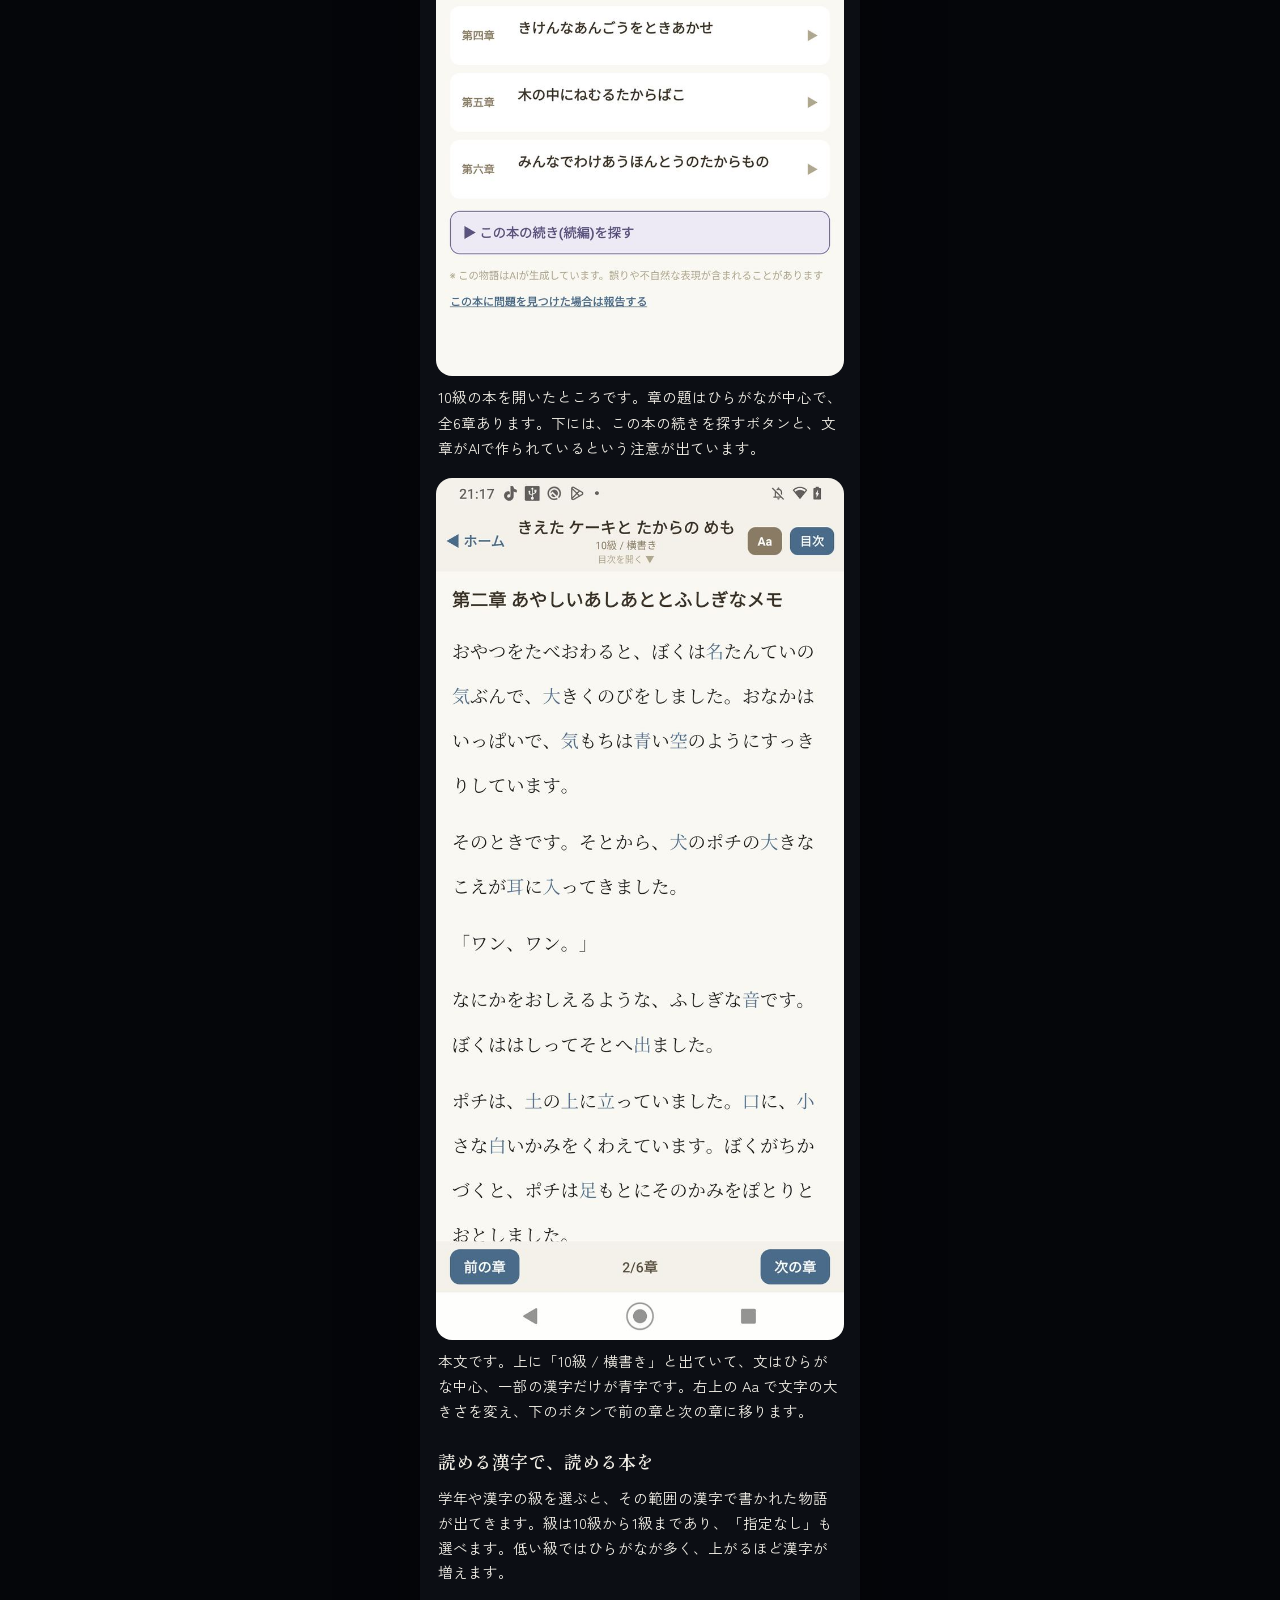
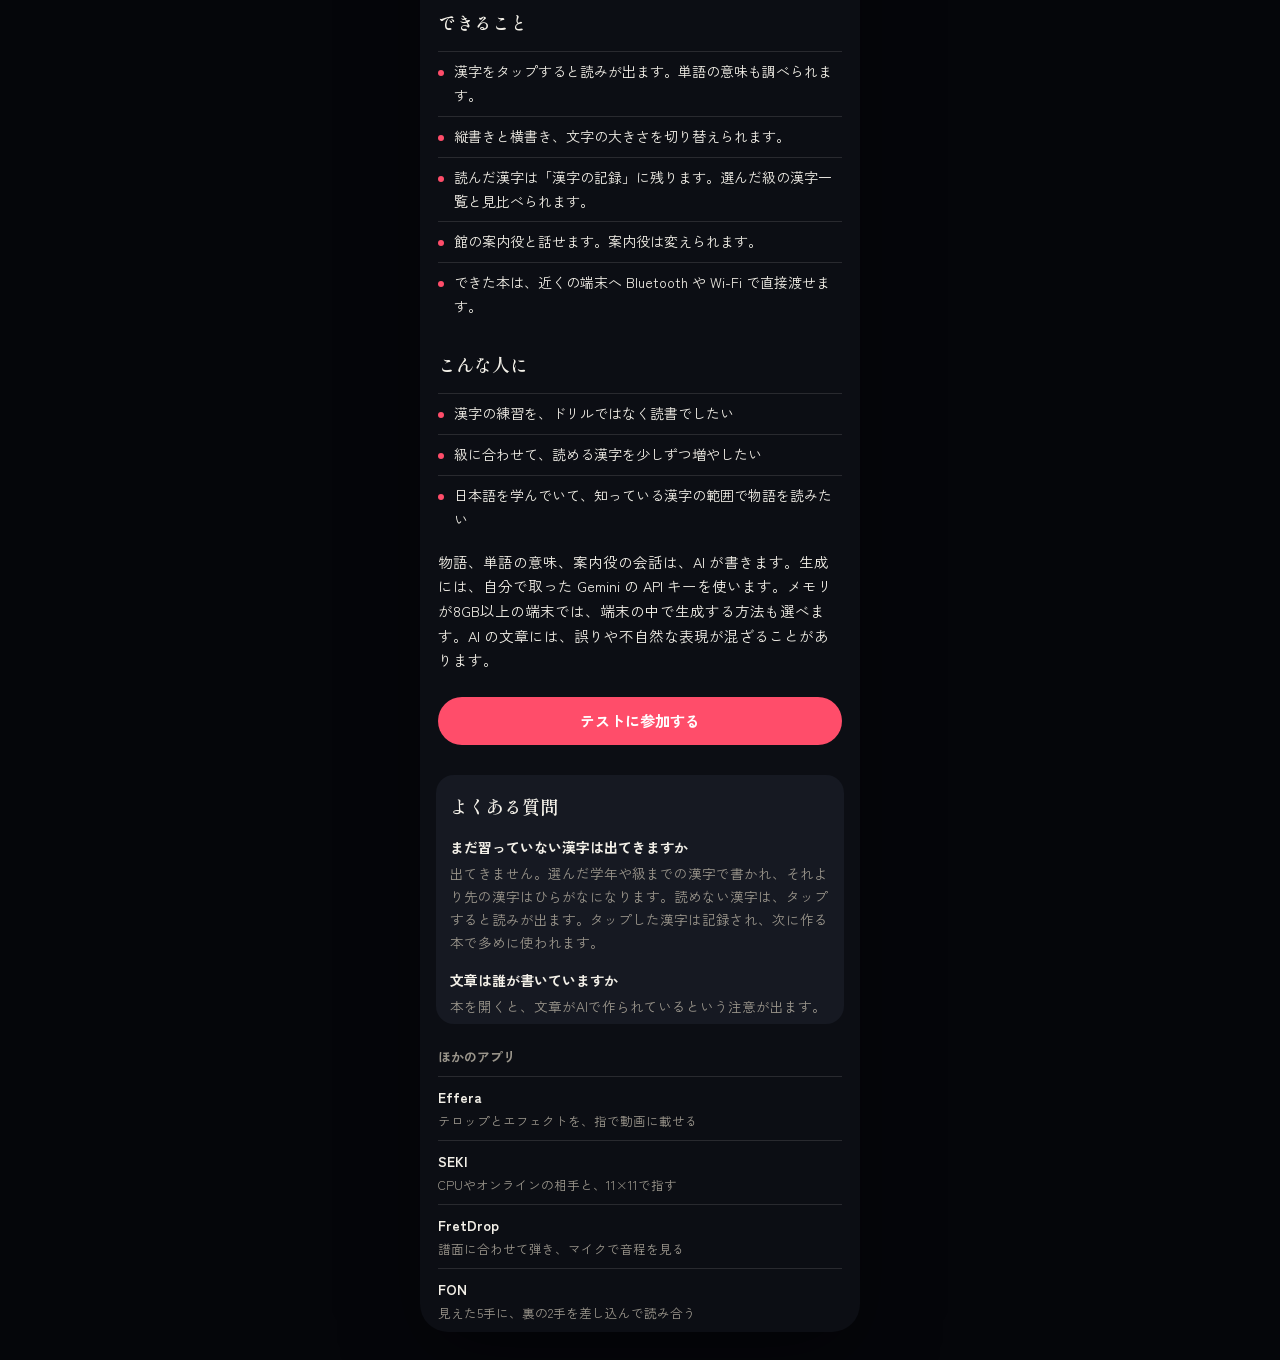
<file: library.html>
<!DOCTYPE html>
<html lang="ja">
<head>
  <!-- Google tag (gtag.js) -->
  <script async src="https://www.googletagmanager.com/gtag/js?id=G-Q0G8CTQDV0"></script>
  <script>
    window.dataLayer = window.dataLayer || [];
    function gtag(){dataLayer.push(arguments);}
    gtag('js', new Date());

    gtag('config', 'G-Q0G8CTQDV0');
  </script>
  <meta charset="utf-8">
  <meta name="viewport" content="width=device-width, initial-scale=1, viewport-fit=cover">
  <meta name="theme-color" content="#0c0e14">
  <meta name="description" content="漢字のレベルに合わせて小説を読むアプリです。学年や級を選ぶと、その範囲で書かれた話が出てきます。Androidのクローズドテスト中です。">
  <meta name="robots" content="index,follow,max-image-preview:large">
  <link rel="canonical" href="https://stew0428-sketch.github.io/shichuzu/library.html">
  <meta property="og:type" content="website">
  <meta property="og:locale" content="ja_JP">
  <meta property="og:site_name" content="しちゅーず開発室">
  <meta property="og:title" content="不思議の図書館 — 漢字のレベルに合わせた小説">
  <meta property="og:description" content="漢字のレベルに合わせて小説を読むアプリです。学年や級を選ぶと、その範囲で書かれた話が出てきます。">
  <meta property="og:url" content="https://stew0428-sketch.github.io/shichuzu/library.html">
  <meta property="og:image" content="https://stew0428-sketch.github.io/shichuzu/assets/shots/library.jpg">
  <meta name="twitter:card" content="summary_large_image">
  <meta name="twitter:title" content="不思議の図書館 — 漢字のレベルに合わせた小説">
  <meta name="twitter:description" content="漢字のレベルに合わせて小説を読むアプリです。学年や級を選ぶと、その範囲で書かれた話が出てきます。">
  <meta name="twitter:image" content="https://stew0428-sketch.github.io/shichuzu/assets/shots/library.jpg">
  <title>不思議の図書館 — 漢字のレベルに合わせた小説</title>
  <link rel="icon" href="data:image/svg+xml,%3Csvg xmlns='http://www.w3.org/2000/svg' viewBox='0 0 32 32'%3E%3Crect width='32' height='32' rx='8' fill='%2316130f'/%3E%3Ccircle cx='16' cy='16' r='6' fill='none' stroke='%23c5362b' stroke-width='2'/%3E%3C/svg%3E">
  <link rel="preconnect" href="https://fonts.googleapis.com">
  <link rel="preconnect" href="https://fonts.gstatic.com" crossorigin>
  <link href="https://fonts.googleapis.com/css2?family=Shippori+Mincho:wght@500;600;700&family=Zen+Kaku+Gothic+New:wght@400;500;700&display=swap" rel="stylesheet">
  <link rel="stylesheet" href="styles.css">
  <script type="application/ld+json">
  {
    "@context": "https://schema.org",
    "@type": "SoftwareApplication",
    "name": "不思議の図書館",
    "applicationCategory": "EducationalApplication",
    "operatingSystem": "Android",
    "description": "漢字のレベルに合わせて小説を読むアプリです。学年や級を選ぶと、その範囲で書かれた話が出てきます。",
    "image": "https://stew0428-sketch.github.io/shichuzu/assets/shots/library.jpg",
    "url": "https://stew0428-sketch.github.io/shichuzu/library.html",
    "downloadUrl": "https://play.google.com/store/apps/details?id=com.mkbooks.library",
    "offers": { "@type": "Offer", "price": "0", "priceCurrency": "JPY" },
    "inLanguage": "ja",
    "author": {
      "@type": "Organization",
      "name": "しちゅーず開発室",
      "url": "https://stew0428-sketch.github.io/shichuzu/"
    }
  }
  </script>
  <script type="application/ld+json">
  {
    "@context": "https://schema.org",
    "@type": "FAQPage",
    "mainEntity": [
      {
        "@type": "Question",
        "name": "まだ習っていない漢字は出てきますか",
        "acceptedAnswer": {
          "@type": "Answer",
          "text": "出てきません。選んだ学年や級までの漢字で書かれ、それより先の漢字はひらがなになります。読めない漢字は、タップすると読みが出ます。タップした漢字は記録され、次に作る本で多めに使われます。"
        }
      },
      {
        "@type": "Question",
        "name": "文章は誰が書いていますか",
        "acceptedAnswer": {
          "@type": "Answer",
          "text": "本を開くと、文章がAIで作られているという注意が出ます。"
        }
      }
    ]
  }
  </script>
</head>
<body>
  <div class="sheet">
    <header class="topbar">
      <a class="back" href="index.html">一覧へ</a>
    </header>
    <main>
    <div class="mast mast--library">
      <img src="assets/library-icon.png" width="72" height="72" alt="">
      <div>
        <h1>不思議の図書館</h1>
        <p class="en">漢字読み学習</p>
        <span class="badge badge-test">テスト中</span>
      </div>
    </div>
    <p class="lead">漢字のレベルに合わせて小説を読むアプリです。学年や級を選ぶと、その範囲で書かれた話が出てきます。</p>
    <section class="scene">
      <img src="assets/shots/library.jpg" alt="司書と、本を探す、本を読む、漢字の記録が並ぶ館内">
      <p>館に入った画面です。本を探す、本を読む、話す、漢字の記録、本の共有から進みます。案内役が、今日はどんな本を探すかと聞いてきます。</p>
    </section>
    <section class="scene">
      <img src="assets/shots/lib-chapters.jpg" alt="10級の本の章一覧。章の題はひらがな">
      <p>10級の本を開いたところです。章の題はひらがなが中心で、全6章あります。下には、この本の続きを探すボタンと、文章がAIで作られているという注意が出ています。</p>
    </section>
    <section class="scene">
      <img src="assets/shots/lib-reader.jpg" alt="ひらがな中心の本文。一部の漢字だけが青い">
      <p>本文です。上に「10級 / 横書き」と出ていて、文はひらがな中心、一部の漢字だけが青字です。右上の Aa で文字の大きさを変え、下のボタンで前の章と次の章に移ります。</p>
    </section>
    <section class="body">
      <h2>読める漢字で、読める本を</h2>
      <p>学年や漢字の級を選ぶと、その範囲の漢字で書かれた物語が出てきます。級は10級から1級まであり、「指定なし」も選べます。低い級ではひらがなが多く、上がるほど漢字が増えます。</p>
      <h2>できること</h2>
      <ul class="points">
        <li>漢字をタップすると読みが出ます。単語の意味も調べられます。</li>
        <li>縦書きと横書き、文字の大きさを切り替えられます。</li>
        <li>読んだ漢字は「漢字の記録」に残ります。選んだ級の漢字一覧と見比べられます。</li>
        <li>館の案内役と話せます。案内役は変えられます。</li>
        <li>できた本は、近くの端末へ Bluetooth や Wi-Fi で直接渡せます。</li>
      </ul>
      <h2>こんな人に</h2>
      <ul class="points">
        <li>漢字の練習を、ドリルではなく読書でしたい</li>
        <li>級に合わせて、読める漢字を少しずつ増やしたい</li>
        <li>日本語を学んでいて、知っている漢字の範囲で物語を読みたい</li>
      </ul>
      <p>物語、単語の意味、案内役の会話は、AI が書きます。生成には、自分で取った Gemini の API キーを使います。メモリが8GB以上の端末では、端末の中で生成する方法も選べます。AI の文章には、誤りや不自然な表現が混ざることがあります。</p>
    </section>
    <div class="actions">
      <a class="btn btn-seal" href="join.html?app=library">テストに参加する</a>
    </div>
    <section class="faq">
      <h2>よくある質問</h2>
      <h3>まだ習っていない漢字は出てきますか</h3>
      <p>出てきません。選んだ学年や級までの漢字で書かれ、それより先の漢字はひらがなになります。読めない漢字は、タップすると読みが出ます。タップした漢字は記録され、次に作る本で多めに使われます。</p>
      <h3>文章は誰が書いていますか</h3>
      <p>本を開くと、文章がAIで作られているという注意が出ます。</p>
    </section>
    <nav class="also" aria-label="ほかのアプリ">
      <h2>ほかのアプリ</h2>
      <ul>
        <li><a href="effera.html">Effera</a><span>テロップとエフェクトを、指で動画に載せる</span></li>
        <li><a href="seki.html">SEKI</a><span>CPUやオンラインの相手と、11×11で指す</span></li>
        <li><a href="music.html">FretDrop</a><span>譜面に合わせて弾き、マイクで音程を見る</span></li>
        <li><a href="fon.html">FON</a><span>見えた5手に、裏の2手を差し込んで読み合う</span></li>
      </ul>
    </nav>
    </main>
  </div>
</body>
</html>
</file>
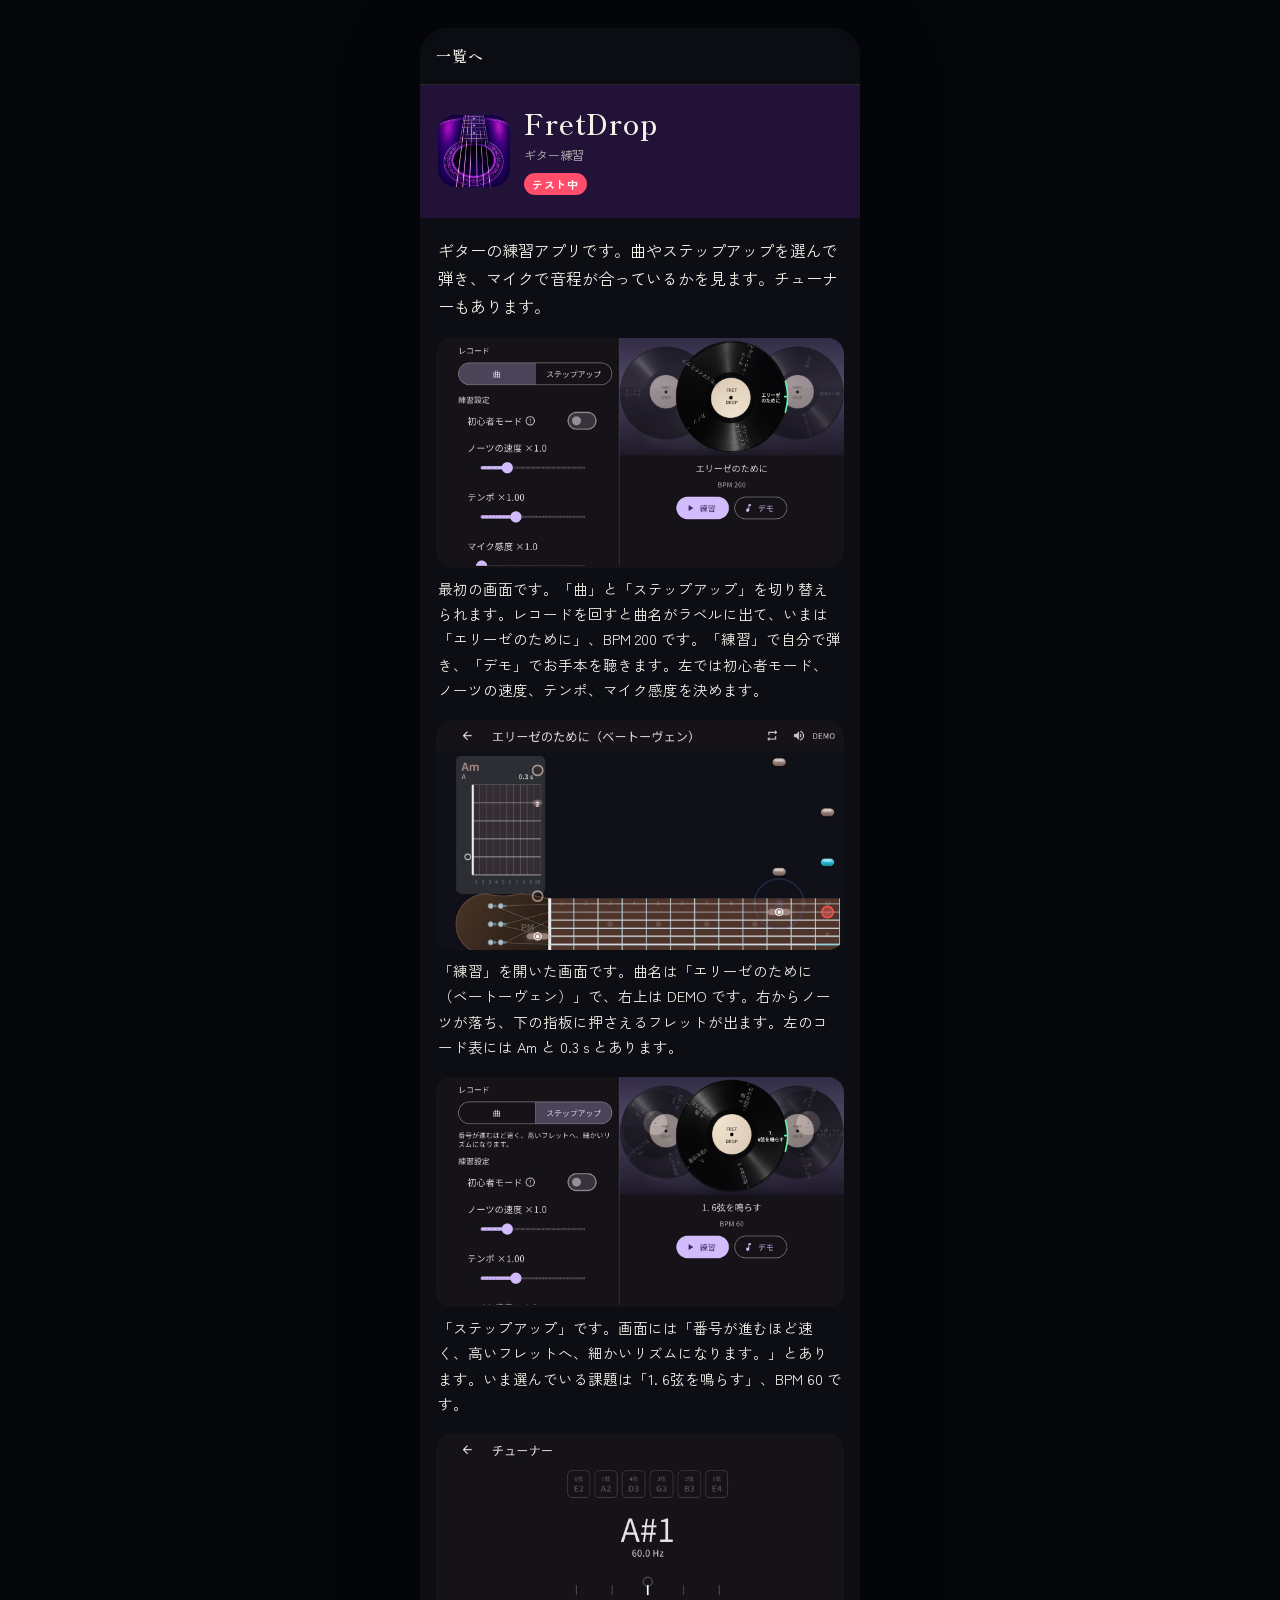
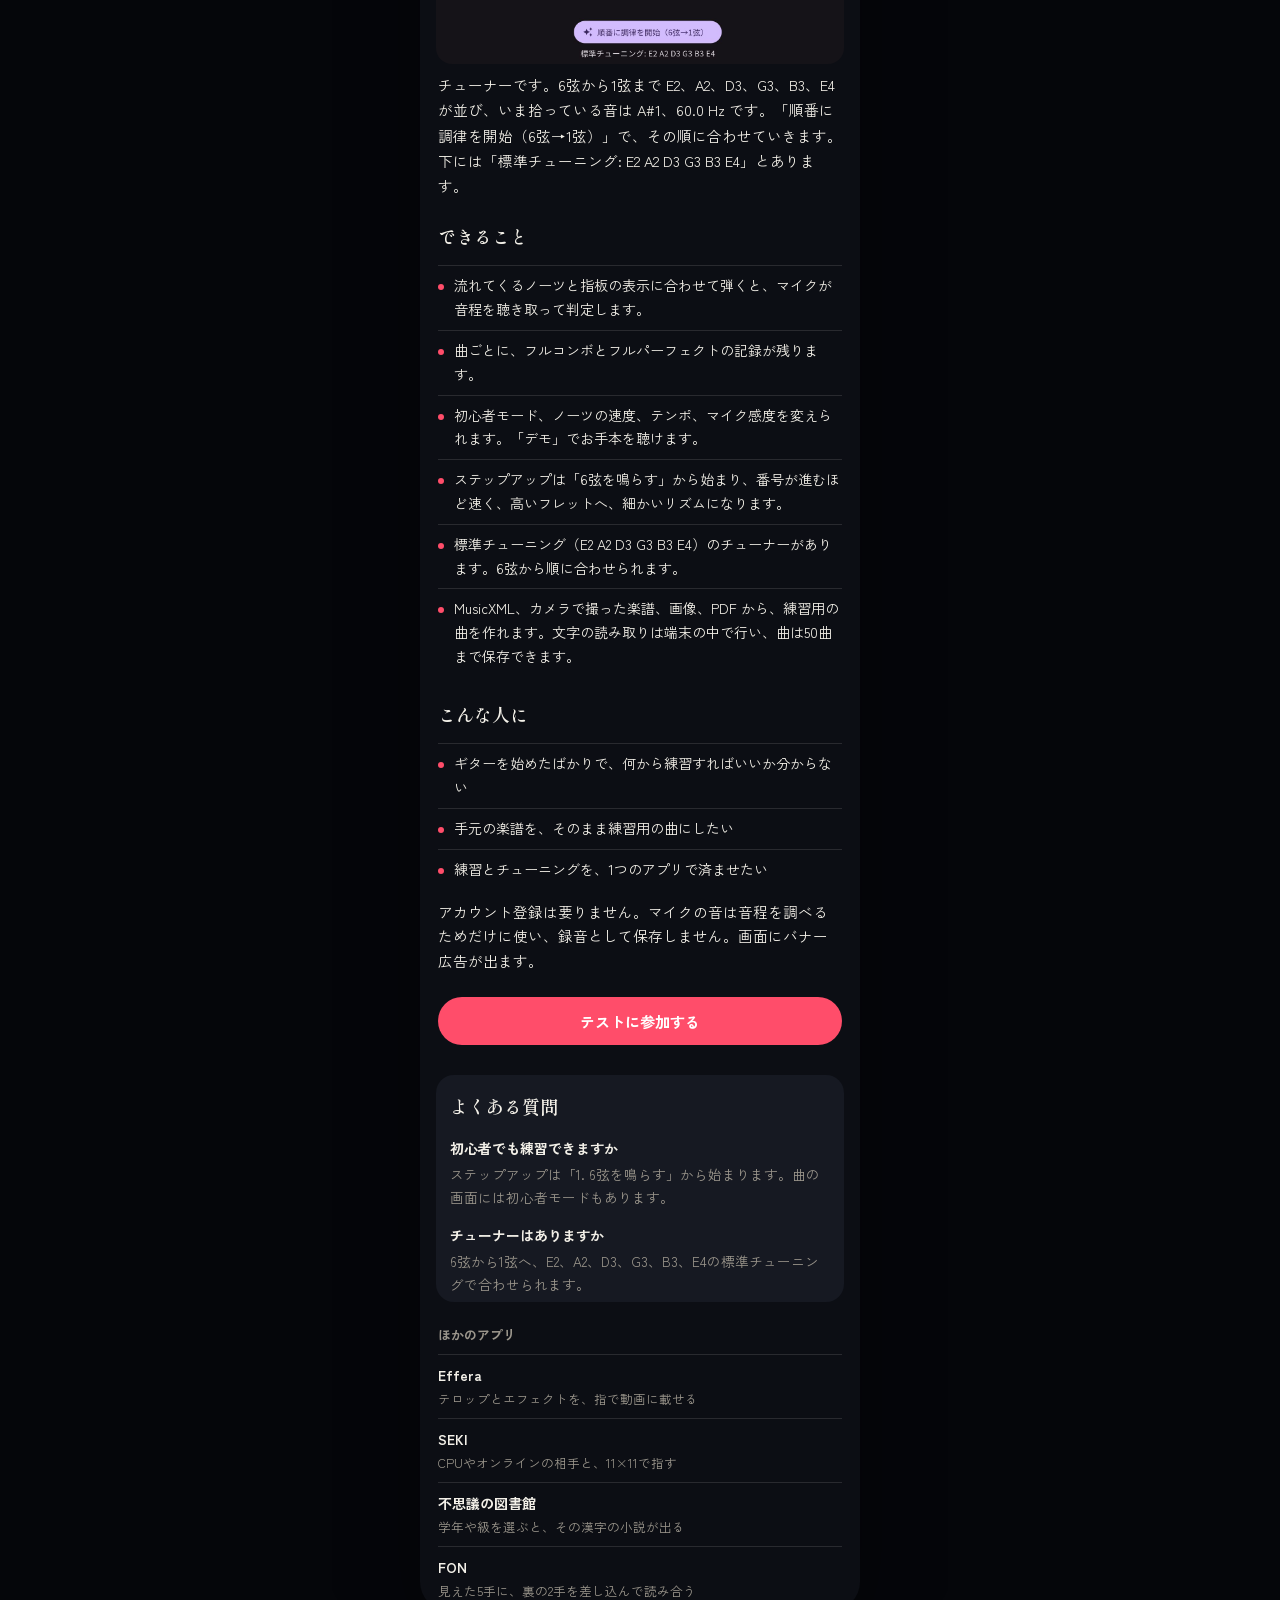
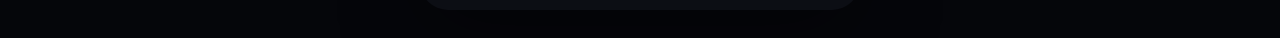
<file: music.html>
<!DOCTYPE html>
<html lang="ja">
<head>
  <!-- Google tag (gtag.js) -->
  <script async src="https://www.googletagmanager.com/gtag/js?id=G-Q0G8CTQDV0"></script>
  <script>
    window.dataLayer = window.dataLayer || [];
    function gtag(){dataLayer.push(arguments);}
    gtag('js', new Date());

    gtag('config', 'G-Q0G8CTQDV0');
  </script>
  <meta charset="utf-8">
  <meta name="viewport" content="width=device-width, initial-scale=1, viewport-fit=cover">
  <meta name="theme-color" content="#0c0e14">
  <meta name="description" content="ギターの練習アプリです。曲やステップアップを選んで弾き、マイクで音程が合っているかを見ます。チューナーもあります。Androidのクローズドテスト中です。">
  <meta name="robots" content="index,follow,max-image-preview:large">
  <link rel="canonical" href="https://stew0428-sketch.github.io/shichuzu/music.html">
  <meta property="og:type" content="website">
  <meta property="og:locale" content="ja_JP">
  <meta property="og:site_name" content="しちゅーず開発室">
  <meta property="og:title" content="FretDrop — ギターの練習アプリ">
  <meta property="og:description" content="ギターの練習アプリです。曲やステップアップを選んで弾き、マイクで音程が合っているかを見ます。チューナーもあります。">
  <meta property="og:url" content="https://stew0428-sketch.github.io/shichuzu/music.html">
  <meta property="og:image" content="https://stew0428-sketch.github.io/shichuzu/assets/shots/music-songs.jpg">
  <meta name="twitter:card" content="summary_large_image">
  <meta name="twitter:title" content="FretDrop — ギターの練習アプリ">
  <meta name="twitter:description" content="ギターの練習アプリです。曲やステップアップを選んで弾き、マイクで音程が合っているかを見ます。チューナーもあります。">
  <meta name="twitter:image" content="https://stew0428-sketch.github.io/shichuzu/assets/shots/music-songs.jpg">
  <title>FretDrop — ギターの練習アプリ</title>
  <link rel="icon" href="data:image/svg+xml,%3Csvg xmlns='http://www.w3.org/2000/svg' viewBox='0 0 32 32'%3E%3Crect width='32' height='32' rx='8' fill='%2316130f'/%3E%3Ccircle cx='16' cy='16' r='6' fill='none' stroke='%23c5362b' stroke-width='2'/%3E%3C/svg%3E">
  <link rel="preconnect" href="https://fonts.googleapis.com">
  <link rel="preconnect" href="https://fonts.gstatic.com" crossorigin>
  <link href="https://fonts.googleapis.com/css2?family=Shippori+Mincho:wght@500;600;700&family=Zen+Kaku+Gothic+New:wght@400;500;700&display=swap" rel="stylesheet">
  <link rel="stylesheet" href="styles.css">
  <script type="application/ld+json">
  {
    "@context": "https://schema.org",
    "@type": "SoftwareApplication",
    "name": "FretDrop",
    "applicationCategory": "EducationalApplication",
    "operatingSystem": "Android",
    "description": "ギターの練習アプリです。曲やステップアップを選んで弾き、マイクで音程が合っているかを見ます。チューナーもあります。",
    "image": "https://stew0428-sketch.github.io/shichuzu/assets/shots/music-songs.jpg",
    "url": "https://stew0428-sketch.github.io/shichuzu/music.html",
    "downloadUrl": "https://play.google.com/store/apps/details?id=com.practicingmusic.practicing_music",
    "offers": { "@type": "Offer", "price": "0", "priceCurrency": "JPY" },
    "inLanguage": "ja",
    "author": {
      "@type": "Organization",
      "name": "しちゅーず開発室",
      "url": "https://stew0428-sketch.github.io/shichuzu/"
    }
  }
  </script>
  <script type="application/ld+json">
  {
    "@context": "https://schema.org",
    "@type": "FAQPage",
    "mainEntity": [
      {
        "@type": "Question",
        "name": "初心者でも練習できますか",
        "acceptedAnswer": {
          "@type": "Answer",
          "text": "ステップアップは「1. 6弦を鳴らす」から始まります。曲の画面には初心者モードもあります。"
        }
      },
      {
        "@type": "Question",
        "name": "チューナーはありますか",
        "acceptedAnswer": {
          "@type": "Answer",
          "text": "6弦から1弦へ、E2、A2、D3、G3、B3、E4の標準チューニングで合わせられます。"
        }
      }
    ]
  }
  </script>
</head>
<body>
  <div class="sheet">
    <header class="topbar">
      <a class="back" href="index.html">一覧へ</a>
    </header>
    <main>
    <div class="mast mast--music">
      <img src="assets/music-icon.png" width="72" height="72" alt="">
      <div>
        <h1>FretDrop</h1>
        <p class="en">ギター練習</p>
        <span class="badge badge-test">テスト中</span>
      </div>
    </div>
    <p class="lead">ギターの練習アプリです。曲やステップアップを選んで弾き、マイクで音程が合っているかを見ます。チューナーもあります。</p>
    <section class="scene">
      <img src="assets/shots/music-songs.jpg" alt="曲のレコード、初心者モード、速度、テンポ、マイク感度、練習とデモ">
      <p>最初の画面です。「曲」と「ステップアップ」を切り替えられます。レコードを回すと曲名がラベルに出て、いまは「エリーゼのために」、BPM 200 です。「練習」で自分で弾き、「デモ」でお手本を聴きます。左では初心者モード、ノーツの速度、テンポ、マイク感度を決めます。</p>
    </section>
    <section class="scene">
      <img src="assets/shots/music-play.jpg" alt="エリーゼのためにの練習画面。コード表、指板、落ちてくるノーツ">
      <p>「練習」を開いた画面です。曲名は「エリーゼのために（ベートーヴェン）」で、右上は DEMO です。右からノーツが落ち、下の指板に押さえるフレットが出ます。左のコード表には Am と 0.3 s とあります。</p>
    </section>
    <section class="scene">
      <img src="assets/shots/music-stepup.jpg" alt="ステップアップの課題。1. 6弦を鳴らす、BPM 60">
      <p>「ステップアップ」です。画面には「番号が進むほど速く、高いフレットへ、細かいリズムになります。」とあります。いま選んでいる課題は「1. 6弦を鳴らす」、BPM 60 です。</p>
    </section>
    <section class="scene">
      <img src="assets/shots/music-tuner.jpg" alt="チューナー。6弦から1弦の音名と、A#1 60.0 Hz">
      <p>チューナーです。6弦から1弦まで E2、A2、D3、G3、B3、E4 が並び、いま拾っている音は A#1、60.0 Hz です。「順番に調律を開始（6弦→1弦）」で、その順に合わせていきます。下には「標準チューニング: E2 A2 D3 G3 B3 E4」とあります。</p>
    </section>
    <section class="body">
      <h2>できること</h2>
      <ul class="points">
        <li>流れてくるノーツと指板の表示に合わせて弾くと、マイクが音程を聴き取って判定します。</li>
        <li>曲ごとに、フルコンボとフルパーフェクトの記録が残ります。</li>
        <li>初心者モード、ノーツの速度、テンポ、マイク感度を変えられます。「デモ」でお手本を聴けます。</li>
        <li>ステップアップは「6弦を鳴らす」から始まり、番号が進むほど速く、高いフレットへ、細かいリズムになります。</li>
        <li>標準チューニング（E2 A2 D3 G3 B3 E4）のチューナーがあります。6弦から順に合わせられます。</li>
        <li>MusicXML、カメラで撮った楽譜、画像、PDF から、練習用の曲を作れます。文字の読み取りは端末の中で行い、曲は50曲まで保存できます。</li>
      </ul>
      <h2>こんな人に</h2>
      <ul class="points">
        <li>ギターを始めたばかりで、何から練習すればいいか分からない</li>
        <li>手元の楽譜を、そのまま練習用の曲にしたい</li>
        <li>練習とチューニングを、1つのアプリで済ませたい</li>
      </ul>
      <p>アカウント登録は要りません。マイクの音は音程を調べるためだけに使い、録音として保存しません。画面にバナー広告が出ます。</p>
    </section>
    <div class="actions">
      <a class="btn btn-seal" href="join.html?app=music">テストに参加する</a>
    </div>
    <section class="faq">
      <h2>よくある質問</h2>
      <h3>初心者でも練習できますか</h3>
      <p>ステップアップは「1. 6弦を鳴らす」から始まります。曲の画面には初心者モードもあります。</p>
      <h3>チューナーはありますか</h3>
      <p>6弦から1弦へ、E2、A2、D3、G3、B3、E4の標準チューニングで合わせられます。</p>
    </section>
    <nav class="also" aria-label="ほかのアプリ">
      <h2>ほかのアプリ</h2>
      <ul>
        <li><a href="effera.html">Effera</a><span>テロップとエフェクトを、指で動画に載せる</span></li>
        <li><a href="seki.html">SEKI</a><span>CPUやオンラインの相手と、11×11で指す</span></li>
        <li><a href="library.html">不思議の図書館</a><span>学年や級を選ぶと、その漢字の小説が出る</span></li>
        <li><a href="fon.html">FON</a><span>見えた5手に、裏の2手を差し込んで読み合う</span></li>
      </ul>
    </nav>
    </main>
  </div>
</body>
</html>
</file>
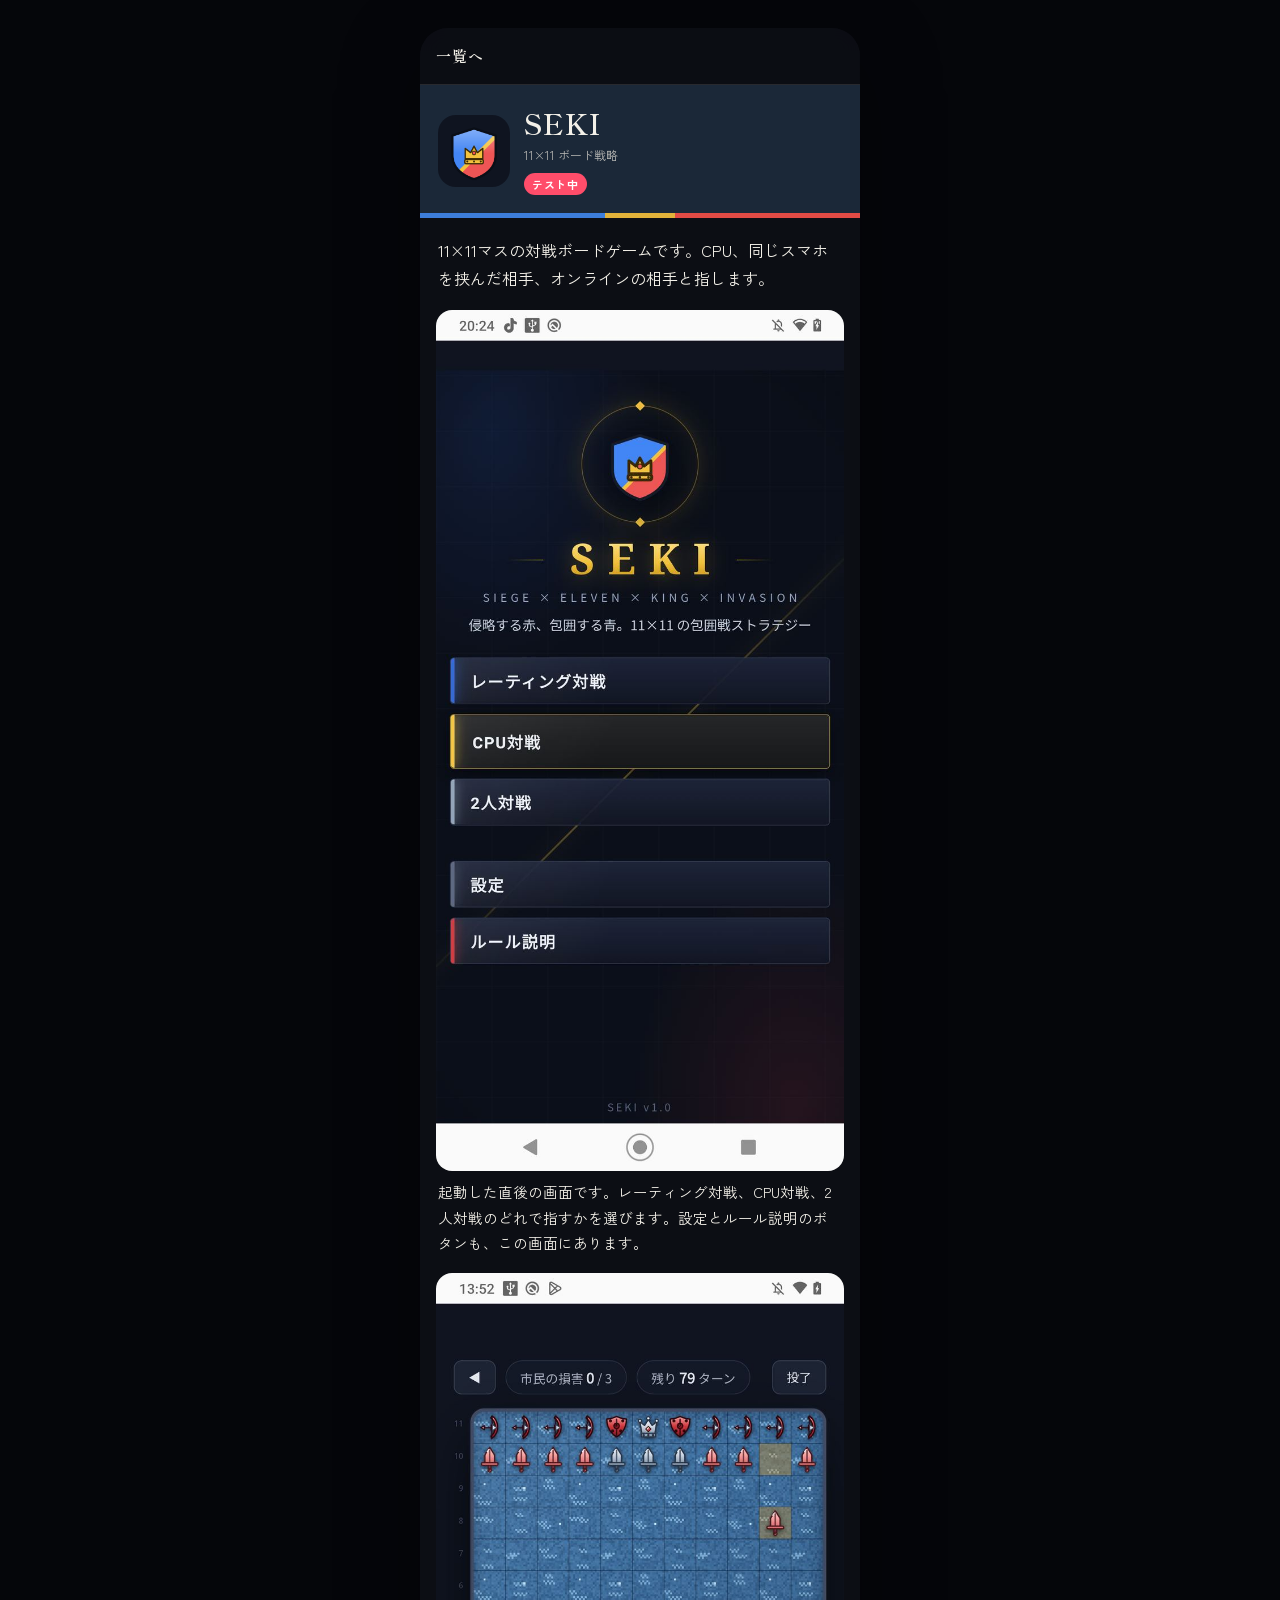
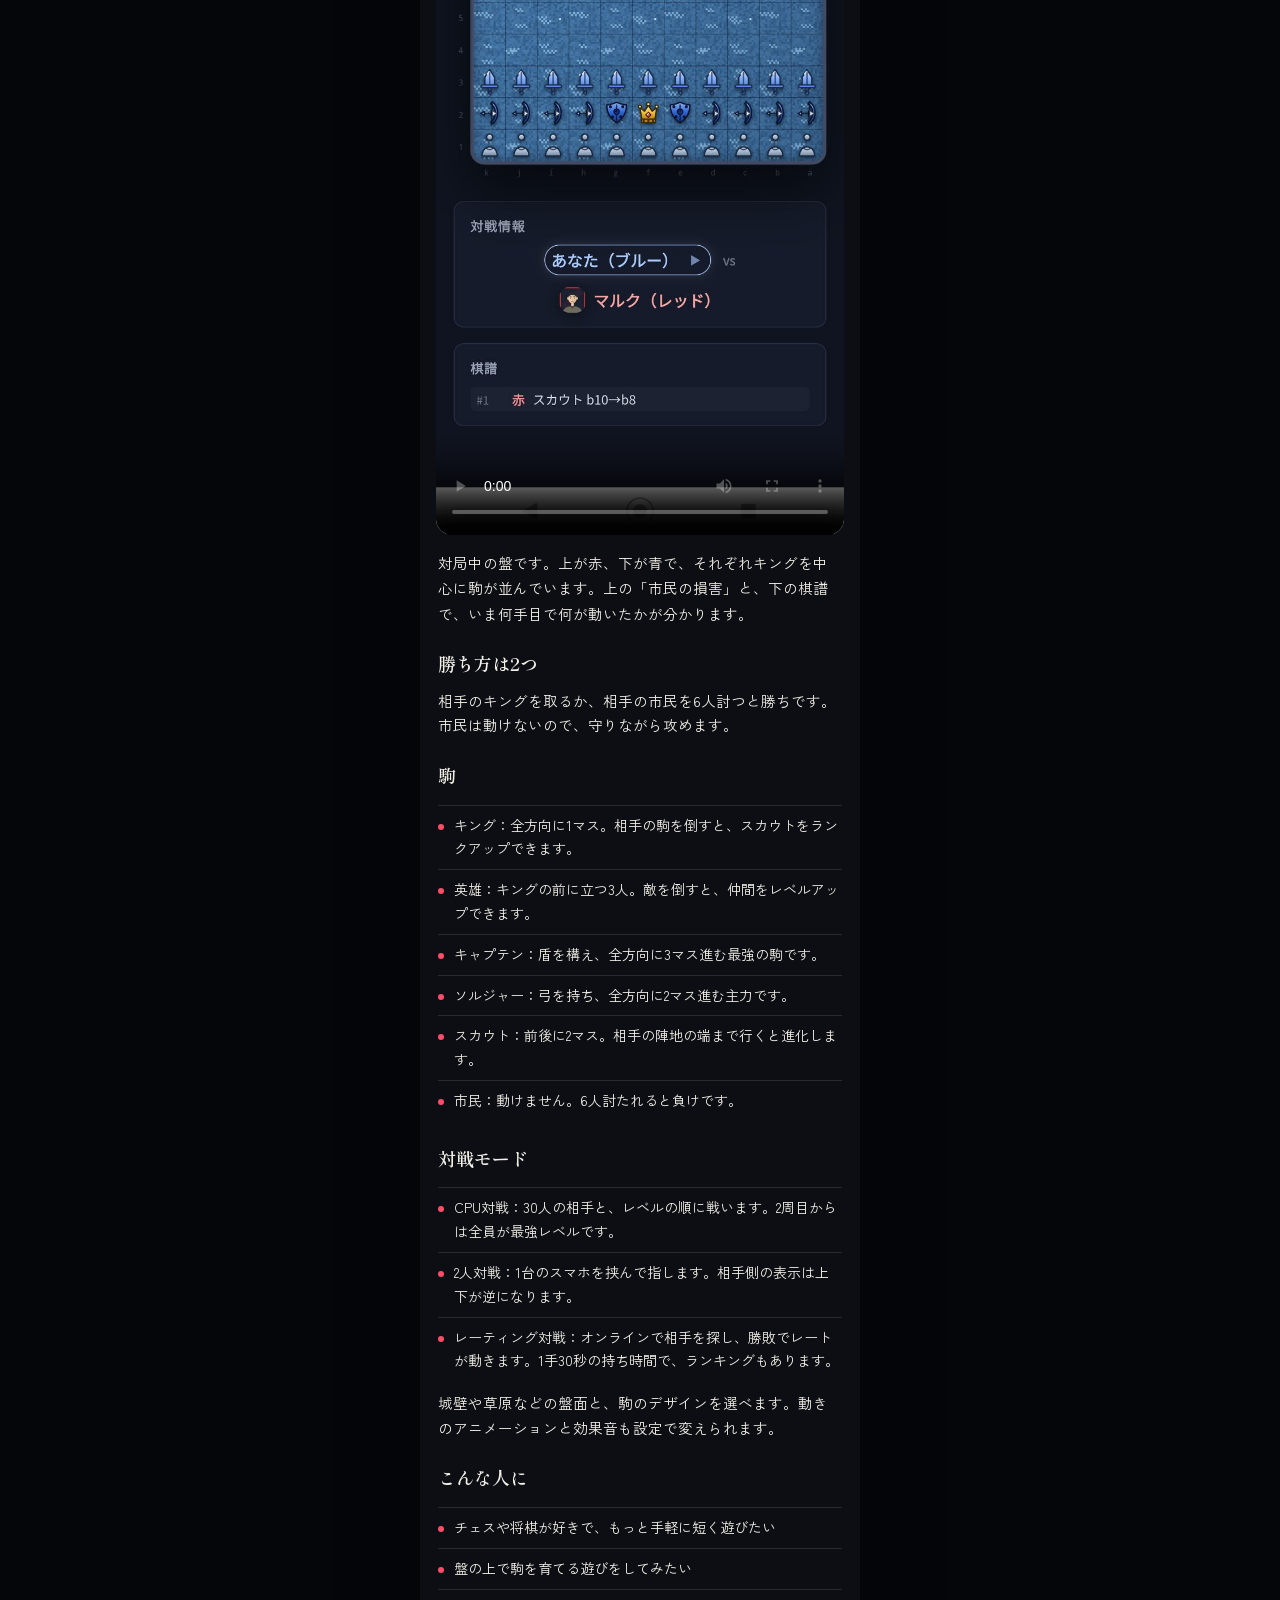
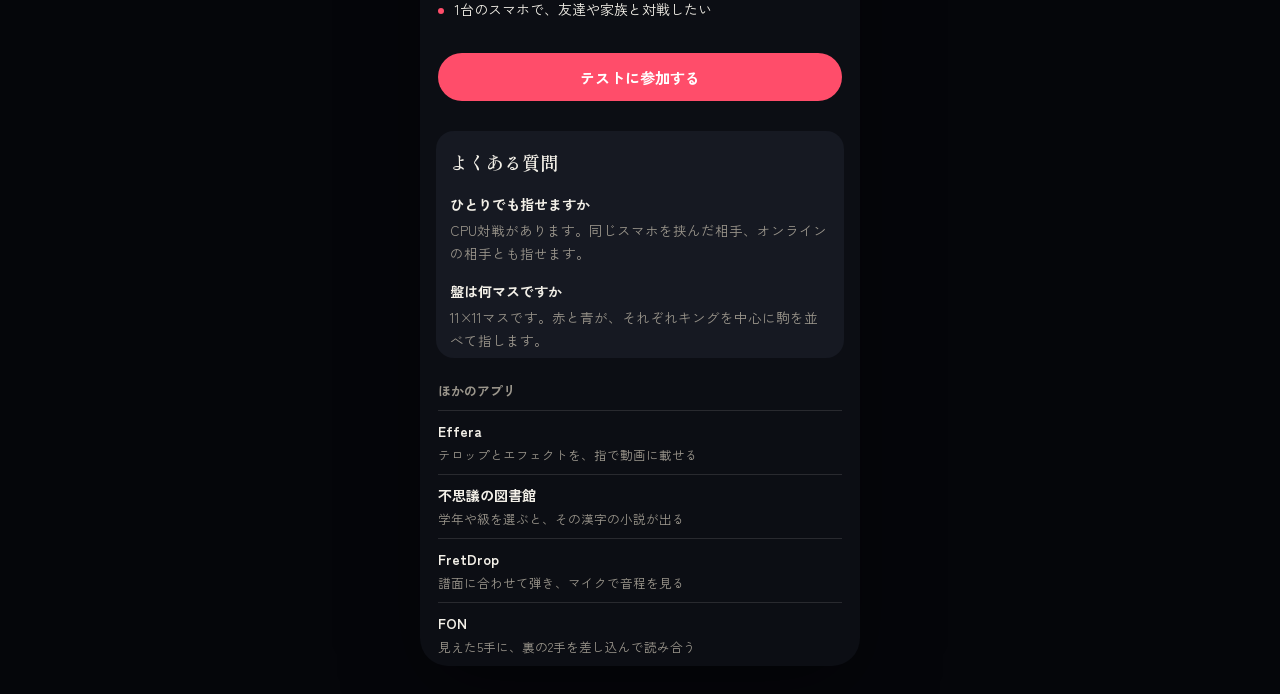
<file: seki.html>
<!DOCTYPE html>
<html lang="ja">
<head>
  <!-- Google tag (gtag.js) -->
  <script async src="https://www.googletagmanager.com/gtag/js?id=G-Q0G8CTQDV0"></script>
  <script>
    window.dataLayer = window.dataLayer || [];
    function gtag(){dataLayer.push(arguments);}
    gtag('js', new Date());

    gtag('config', 'G-Q0G8CTQDV0');
  </script>
  <meta charset="utf-8">
  <meta name="viewport" content="width=device-width, initial-scale=1, viewport-fit=cover">
  <meta name="theme-color" content="#0c0e14">
  <meta name="description" content="11×11マスの対戦ボードゲームです。CPU、同じスマホを挟んだ相手、オンラインの相手と指します。Androidのクローズドテスト中です。">
  <meta name="robots" content="index,follow,max-image-preview:large">
  <link rel="canonical" href="https://stew0428-sketch.github.io/shichuzu/seki.html">
  <meta property="og:type" content="website">
  <meta property="og:locale" content="ja_JP">
  <meta property="og:site_name" content="しちゅーず開発室">
  <meta property="og:title" content="SEKI — 11×11の対戦ボードゲーム">
  <meta property="og:description" content="11×11マスの対戦ボードゲームです。CPU、同じスマホを挟んだ相手、オンラインの相手と指します。">
  <meta property="og:url" content="https://stew0428-sketch.github.io/shichuzu/seki.html">
  <meta property="og:image" content="https://stew0428-sketch.github.io/shichuzu/assets/shots/seki-home.jpg">
  <meta name="twitter:card" content="summary_large_image">
  <meta name="twitter:title" content="SEKI — 11×11の対戦ボードゲーム">
  <meta name="twitter:description" content="11×11マスの対戦ボードゲームです。CPU、同じスマホを挟んだ相手、オンラインの相手と指します。">
  <meta name="twitter:image" content="https://stew0428-sketch.github.io/shichuzu/assets/shots/seki-home.jpg">
  <title>SEKI — 11×11の対戦ボードゲーム</title>
  <link rel="icon" href="data:image/svg+xml,%3Csvg xmlns='http://www.w3.org/2000/svg' viewBox='0 0 32 32'%3E%3Crect width='32' height='32' rx='8' fill='%2316130f'/%3E%3Ccircle cx='16' cy='16' r='6' fill='none' stroke='%23c5362b' stroke-width='2'/%3E%3C/svg%3E">
  <link rel="preconnect" href="https://fonts.googleapis.com">
  <link rel="preconnect" href="https://fonts.gstatic.com" crossorigin>
  <link href="https://fonts.googleapis.com/css2?family=Shippori+Mincho:wght@500;600;700&family=Zen+Kaku+Gothic+New:wght@400;500;700&display=swap" rel="stylesheet">
  <link rel="stylesheet" href="styles.css">
  <script type="application/ld+json">
  {
    "@context": "https://schema.org",
    "@type": "SoftwareApplication",
    "name": "SEKI",
    "applicationCategory": "GameApplication",
    "operatingSystem": "Android",
    "description": "11×11マスの対戦ボードゲームです。CPU、同じスマホを挟んだ相手、オンラインの相手と指します。",
    "image": "https://stew0428-sketch.github.io/shichuzu/assets/shots/seki-home.jpg",
    "url": "https://stew0428-sketch.github.io/shichuzu/seki.html",
    "downloadUrl": "https://play.google.com/store/apps/details?id=com.kingsclash.game",
    "offers": { "@type": "Offer", "price": "0", "priceCurrency": "JPY" },
    "inLanguage": "ja",
    "author": {
      "@type": "Organization",
      "name": "しちゅーず開発室",
      "url": "https://stew0428-sketch.github.io/shichuzu/"
    }
  }
  </script>
  <script type="application/ld+json">
  {
    "@context": "https://schema.org",
    "@type": "FAQPage",
    "mainEntity": [
      {
        "@type": "Question",
        "name": "ひとりでも指せますか",
        "acceptedAnswer": {
          "@type": "Answer",
          "text": "CPU対戦があります。同じスマホを挟んだ相手、オンラインの相手とも指せます。"
        }
      },
      {
        "@type": "Question",
        "name": "盤は何マスですか",
        "acceptedAnswer": {
          "@type": "Answer",
          "text": "11×11マスです。赤と青が、それぞれキングを中心に駒を並べて指します。"
        }
      }
    ]
  }
  </script>
</head>
<body>
  <div class="sheet">
    <header class="topbar">
      <a class="back" href="index.html">一覧へ</a>
    </header>
    <main>
    <div class="mast mast--seki">
      <img src="assets/seki-icon.png" width="72" height="72" alt="">
      <div>
        <h1>SEKI</h1>
        <p class="en">11×11 ボード戦略</p>
        <span class="badge badge-test">テスト中</span>
      </div>
    </div>
    <p class="lead">11×11マスの対戦ボードゲームです。CPU、同じスマホを挟んだ相手、オンラインの相手と指します。</p>
    <section class="scene">
      <img src="assets/shots/seki-home.jpg" alt="レーティング対戦、CPU対戦、2人対戦が並ぶSEKIの最初の画面">
      <p>起動した直後の画面です。レーティング対戦、CPU対戦、2人対戦のどれで指すかを選びます。設定とルール説明のボタンも、この画面にあります。</p>
    </section>
    <section class="scene">
      <video controls playsinline preload="metadata" poster="assets/shots/seki.jpg">
        <source src="assets/clips/seki.mp4" type="video/mp4">
      </video>
      <p>対局中の盤です。上が赤、下が青で、それぞれキングを中心に駒が並んでいます。上の「市民の損害」と、下の棋譜で、いま何手目で何が動いたかが分かります。</p>
    </section>
    <section class="body">
      <h2>勝ち方は2つ</h2>
      <p>相手のキングを取るか、相手の市民を6人討つと勝ちです。市民は動けないので、守りながら攻めます。</p>
      <h2>駒</h2>
      <ul class="points">
        <li>キング：全方向に1マス。相手の駒を倒すと、スカウトをランクアップできます。</li>
        <li>英雄：キングの前に立つ3人。敵を倒すと、仲間をレベルアップできます。</li>
        <li>キャプテン：盾を構え、全方向に3マス進む最強の駒です。</li>
        <li>ソルジャー：弓を持ち、全方向に2マス進む主力です。</li>
        <li>スカウト：前後に2マス。相手の陣地の端まで行くと進化します。</li>
        <li>市民：動けません。6人討たれると負けです。</li>
      </ul>
      <h2>対戦モード</h2>
      <ul class="points">
        <li>CPU対戦：30人の相手と、レベルの順に戦います。2周目からは全員が最強レベルです。</li>
        <li>2人対戦：1台のスマホを挟んで指します。相手側の表示は上下が逆になります。</li>
        <li>レーティング対戦：オンラインで相手を探し、勝敗でレートが動きます。1手30秒の持ち時間で、ランキングもあります。</li>
      </ul>
      <p>城壁や草原などの盤面と、駒のデザインを選べます。動きのアニメーションと効果音も設定で変えられます。</p>
      <h2>こんな人に</h2>
      <ul class="points">
        <li>チェスや将棋が好きで、もっと手軽に短く遊びたい</li>
        <li>盤の上で駒を育てる遊びをしてみたい</li>
        <li>1台のスマホで、友達や家族と対戦したい</li>
      </ul>
    </section>
    <div class="actions">
      <a class="btn btn-seal" href="join.html?app=seki">テストに参加する</a>
    </div>
    <section class="faq">
      <h2>よくある質問</h2>
      <h3>ひとりでも指せますか</h3>
      <p>CPU対戦があります。同じスマホを挟んだ相手、オンラインの相手とも指せます。</p>
      <h3>盤は何マスですか</h3>
      <p>11×11マスです。赤と青が、それぞれキングを中心に駒を並べて指します。</p>
    </section>
    <nav class="also" aria-label="ほかのアプリ">
      <h2>ほかのアプリ</h2>
      <ul>
        <li><a href="effera.html">Effera</a><span>テロップとエフェクトを、指で動画に載せる</span></li>
        <li><a href="library.html">不思議の図書館</a><span>学年や級を選ぶと、その漢字の小説が出る</span></li>
        <li><a href="music.html">FretDrop</a><span>譜面に合わせて弾き、マイクで音程を見る</span></li>
        <li><a href="fon.html">FON</a><span>見えた5手に、裏の2手を差し込んで読み合う</span></li>
      </ul>
    </nav>
    </main>
  </div>
</body>
</html>
</file>
<file: styles.css>
:root {
  --ink: #f3f0e8;
  --cream: #f3f0e8;
  --paper: #0c0e14;
  --card: #161922;
  --muted: #9b968c;
  --line: rgba(243, 240, 232, 0.12);
  --seal: #ff4d6a;
  --gold: #8fd3ff;
  --serif: "Shippori Mincho", "Yu Mincho", "Hiragino Mincho ProN", serif;
  --sans: "Zen Kaku Gothic New", "Hiragino Sans", "Yu Gothic", sans-serif;
  --sheet: 440px;
}

* { box-sizing: border-box; }

[hidden] { display: none !important; }

body {
  margin: 0;
  background: #05060a;
  color: var(--ink);
  font-family: var(--sans);
  font-weight: 400;
  line-height: 1.7;
  -webkit-font-smoothing: antialiased;
}

img { max-width: 100%; display: block; }

a { color: inherit; }

.sheet {
  width: min(100%, var(--sheet));
  margin: 0 auto;
  min-height: 100dvh;
  background: var(--paper);
}

.topbar {
  position: sticky;
  top: 0;
  z-index: 5;
  display: flex;
  align-items: center;
  gap: 12px;
  min-height: 48px;
  padding: calc(8px + env(safe-area-inset-top)) 16px 8px;
  background: rgba(12, 14, 20, 0.92);
  backdrop-filter: blur(10px);
  border-bottom: 1px solid var(--line);
}

.brand,
.back {
  font-family: var(--serif);
  font-weight: 600;
  letter-spacing: 0.06em;
  text-decoration: none;
  font-size: 15px;
}

.back {
  display: inline-flex;
  align-items: center;
  min-height: 40px;
}

.hero {
  padding: 32px 20px 8px;
}

.kicker {
  margin: 0 0 8px;
  font-size: 12px;
  letter-spacing: 0.22em;
  color: var(--gold);
}

h1 {
  margin: 0;
  font-family: var(--serif);
  font-weight: 600;
  font-size: 34px;
  line-height: 1.35;
  letter-spacing: 0.04em;
}

.lede {
  margin: 12px 0 0;
  color: var(--muted);
  font-size: 14px;
}

.list {
  display: grid;
  gap: 12px;
  margin: 0;
  padding: 18px 16px 8px;
  list-style: none;
}

.app {
  display: grid;
  grid-template-columns: 64px 1fr;
  gap: 4px 12px;
  align-items: center;
  padding: 14px;
  background: var(--card);
  border-radius: 18px;
}

.app img {
  grid-row: 1 / span 4;
  width: 64px;
  height: 64px;
  border-radius: 16px;
  align-self: start;
}

.app h2 {
  margin: 0;
  font-family: var(--serif);
  font-size: 20px;
  font-weight: 600;
  line-height: 1.3;
}

.app p {
  margin: 0;
  color: var(--muted);
  font-size: 13px;
  line-height: 1.5;
}

.badge {
  justify-self: start;
  display: inline-flex;
  align-items: center;
  min-height: 22px;
  margin-top: 4px;
  padding: 0 8px;
  border-radius: 999px;
  font-size: 11px;
  font-weight: 700;
  letter-spacing: 0.06em;
}

.badge-test {
  background: var(--seal);
  color: white;
}

.badge-live {
  background: var(--gold);
  color: #0c0e14;
}

.badge-soon {
  border: 1px solid rgba(243, 240, 232, 0.28);
  color: var(--muted);
}

.app .btn { grid-column: 1 / -1; margin-top: 8px; }

.app .genre {
  color: var(--gold);
  font-size: 11px;
  font-weight: 700;
  letter-spacing: 0.08em;
}

.mast {
  position: relative;
  display: grid;
  grid-template-columns: 72px 1fr;
  gap: 14px;
  align-items: center;
  padding: 20px 18px 22px;
  color: var(--cream);
}

.mast--effera { background: #111111; }
.mast--seki { background: #1b2838; }
.mast--seki::after,
.mast--library::after {
  content: "";
  position: absolute;
  left: 0;
  right: 0;
  bottom: 0;
  height: 5px;
}
.mast--seki::after {
  background: linear-gradient(90deg, #3d7edb 0 42%, #e2b23a 42% 58%, #e24b45 58% 100%);
}
.mast--library {
  background:
    radial-gradient(90px 60px at 88% 18%, rgba(255, 214, 140, 0.28), transparent 70%),
    #1a2744;
}
.mast--music { background: #231238; }
.mast--fon { background: #4a1016; }

.mast img {
  width: 72px;
  height: 72px;
  border-radius: 18px;
}

.mast h1 {
  margin: 0;
  font-size: 28px;
  letter-spacing: 0.03em;
}

.mast .en {
  margin: 2px 0 0;
  font-size: 12px;
  color: rgba(246, 241, 230, 0.72);
}

.mast .badge { margin-top: 8px; }

.mast .badge-soon {
  border-color: rgba(246, 241, 230, 0.45);
  color: var(--cream);
}

.shots {
  display: flex;
  gap: 10px;
  overflow-x: auto;
  scroll-snap-type: x mandatory;
  padding: 14px 16px 0;
  scrollbar-width: none;
}

.shots::-webkit-scrollbar { display: none; }

.shots a {
  flex: 0 0 auto;
  scroll-snap-align: start;
}

.shots--top img { height: 240px; }

.shots img {
  height: 280px;
  width: auto;
  max-width: none;
  border-radius: 14px;
  scroll-snap-align: start;
  background: #111;
  border: 1px solid var(--line);
}

.swipe {
  margin: 6px 18px 0;
  color: var(--muted);
  font-size: 11px;
  letter-spacing: 0.08em;
}

.lead {
  margin: 0;
  padding: 18px 18px 0;
  font-size: 16px;
  line-height: 1.75;
}

.scene {
  margin: 18px 16px 0;
}

.scene img,
.scene video {
  width: 100%;
  height: auto;
  border-radius: 16px;
  background: #000;
}

.scene p {
  margin: 8px 2px 0;
  font-size: 14.5px;
  line-height: 1.75;
}

.body { padding: 16px 18px 8px; }

.hook {
  margin: 0;
  font-family: var(--serif);
  font-size: 18px;
  font-weight: 600;
  line-height: 1.55;
}

.body > p { margin: 10px 0 0; font-size: 14.5px; }

.body h2 {
  margin: 22px 0 0;
  font-family: var(--serif);
  font-size: 18px;
  font-weight: 600;
}

.body h2:first-child { margin-top: 6px; }

.points {
  margin: 14px 0 0;
  padding: 0;
  list-style: none;
}

.points li {
  display: flex;
  gap: 10px;
  align-items: baseline;
  padding: 8px 0;
  border-top: 1px solid var(--line);
  font-size: 14px;
}

.points li::before {
  content: "";
  flex: 0 0 6px;
  height: 6px;
  border-radius: 50%;
  background: var(--seal);
  transform: translateY(-1px);
}

.actions {
  display: grid;
  gap: 8px;
  padding: 16px 18px 8px;
}

.btn {
  display: flex;
  align-items: center;
  justify-content: center;
  min-height: 48px;
  padding: 0 16px;
  border-radius: 999px;
  text-decoration: none;
  font-weight: 700;
  font-size: 15px;
}

.btn-seal { background: var(--seal); color: white; }
.btn-ink { background: #f3f0e8; color: #0c0e14; }
.btn-ghost {
  background: transparent;
  color: var(--cream);
  border: 1px solid rgba(243, 240, 232, 0.28);
}

.clip {
  margin: 16px 16px 0;
}

.clip video {
  width: 100%;
  height: auto;
  border-radius: 18px;
  background: #000;
}

.clip figcaption {
  margin: 8px 2px 0;
  color: var(--muted);
  font-size: 11px;
  letter-spacing: 0.08em;
}

.fine {
  margin: 0;
  padding: 0 18px 12px;
  color: var(--muted);
  font-size: 12px;
}

.steps {
  margin: 16px 16px 0;
  padding: 0;
  list-style: none;
  display: grid;
  gap: 12px;
}

.steps li {
  display: grid;
  grid-template-columns: 42px 1fr;
  gap: 12px;
  align-items: start;
  padding: 14px 14px 14px 12px;
  background: var(--card);
  border-radius: 16px;
}

.steps li > span {
  font-family: var(--serif);
  font-size: 26px;
  line-height: 1;
  color: var(--seal);
}

.steps strong { display: block; font-size: 15px; }

.steps p {
  margin: 2px 0 0;
  color: var(--muted);
  font-size: 13px;
}

.cautions {
  margin: 14px 18px 0;
  padding: 0;
  list-style: none;
  color: var(--muted);
  font-size: 13px;
}

.cautions li {
  padding: 7px 0;
  border-top: 1px solid var(--line);
}

.faq {
  margin: 22px 16px 0;
  padding: 16px 14px 6px;
  background: var(--card);
  border-radius: 18px;
}

.faq h2 {
  margin: 0;
  font-family: var(--serif);
  font-size: 18px;
  font-weight: 600;
}

.faq h3 {
  margin: 16px 0 0;
  font-size: 14px;
  font-weight: 700;
  line-height: 1.5;
}

.faq p {
  margin: 4px 0 0;
  color: var(--muted);
  font-size: 13.5px;
  line-height: 1.7;
}

.faq a { color: var(--ink); }

.also {
  margin: 18px 16px 0;
  padding: 4px 2px 0;
}

.also h2 {
  margin: 0;
  font-size: 13px;
  font-weight: 700;
  color: var(--muted);
}

.also ul {
  margin: 8px 0 0;
  padding: 0;
  list-style: none;
}

.also li {
  padding: 9px 0;
  border-top: 1px solid var(--line);
  font-size: 14px;
}

.also a {
  font-weight: 700;
  text-decoration: none;
}

.also span {
  display: block;
  color: var(--muted);
  font-size: 12.5px;
  font-weight: 400;
}

.site-footer {
  padding: 22px 20px calc(22px + env(safe-area-inset-bottom));
  color: var(--muted);
  font-size: 12px;
}

.site-footer p { margin: 0 0 8px; }
.site-footer a { color: var(--ink); }

.join-lead { font-size: 14px; }

:focus-visible {
  outline: 2px solid var(--seal);
  outline-offset: 3px;
}

@media (min-width: 720px) {
  body { padding: 28px 0; }
  .sheet {
    min-height: auto;
    border-radius: 28px;
    overflow: hidden;
    box-shadow: 0 24px 80px rgba(0, 0, 0, 0.35);
  }
}
</file>
